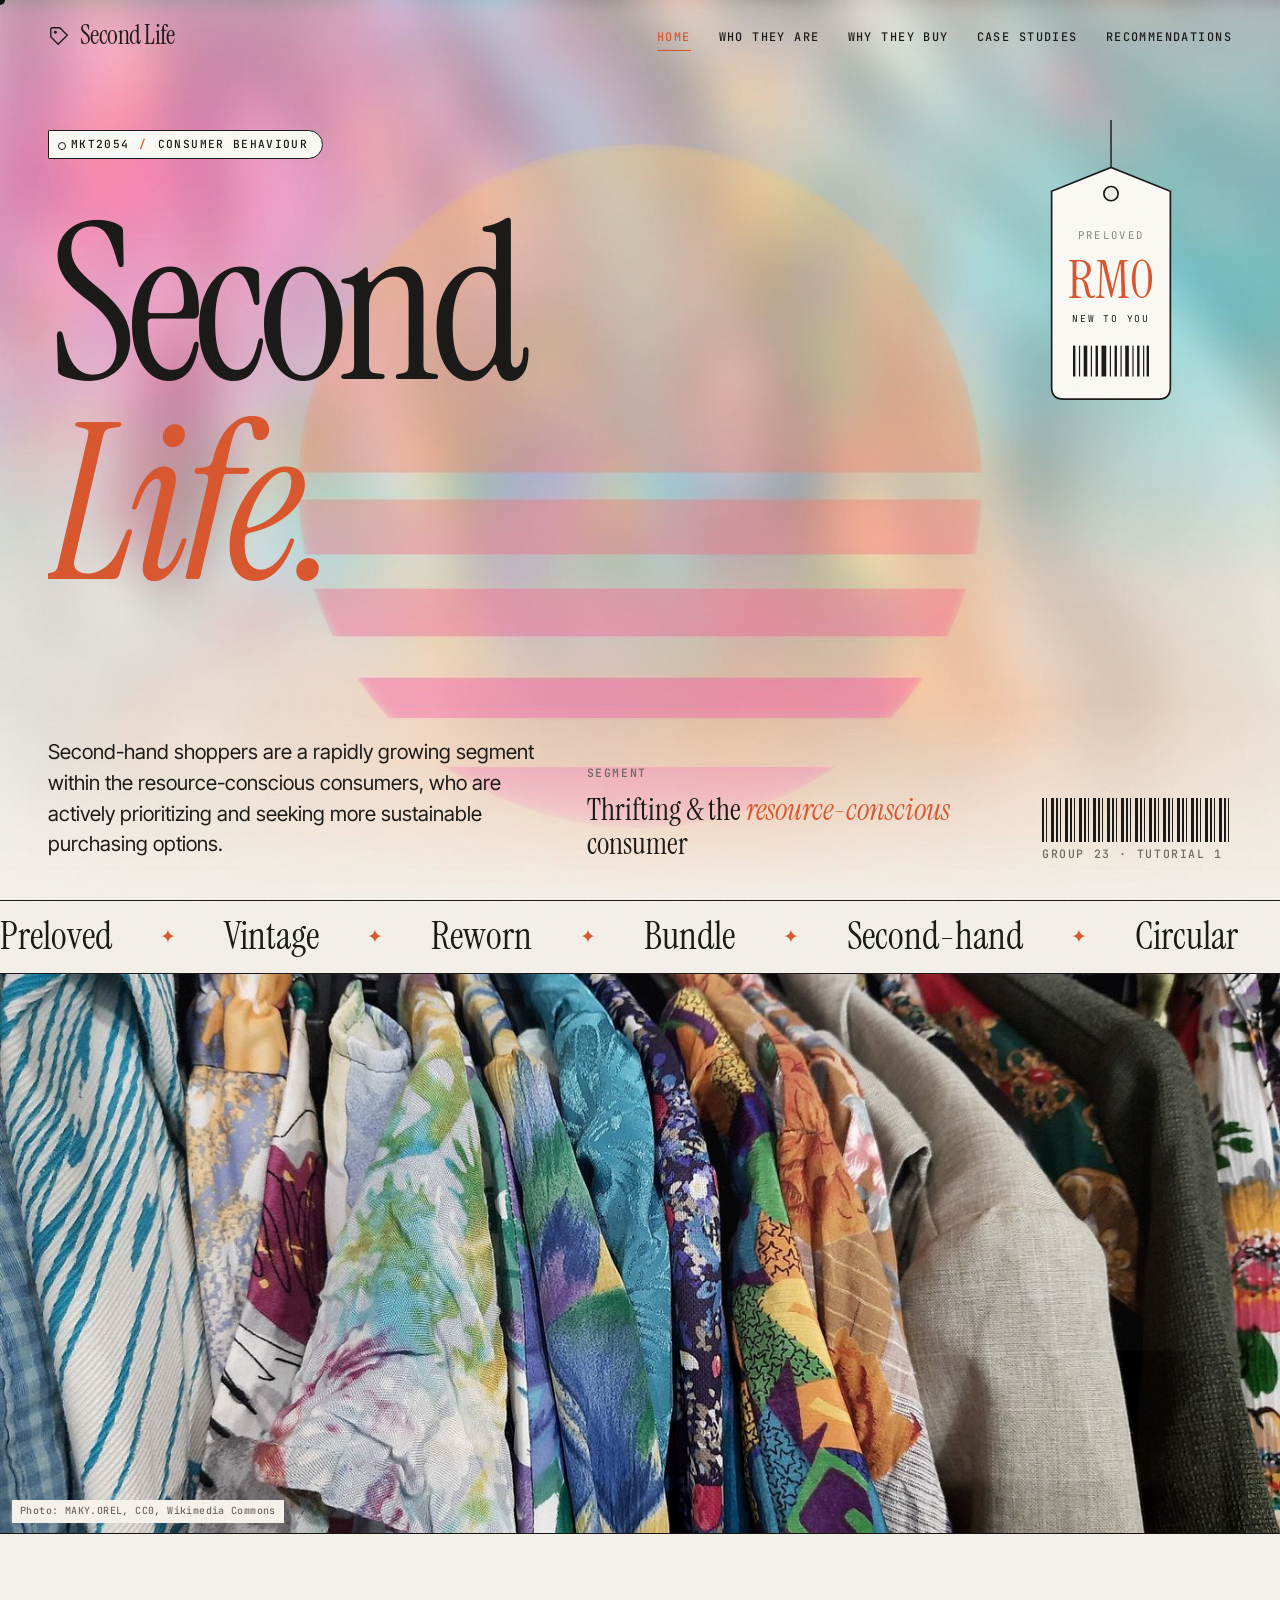
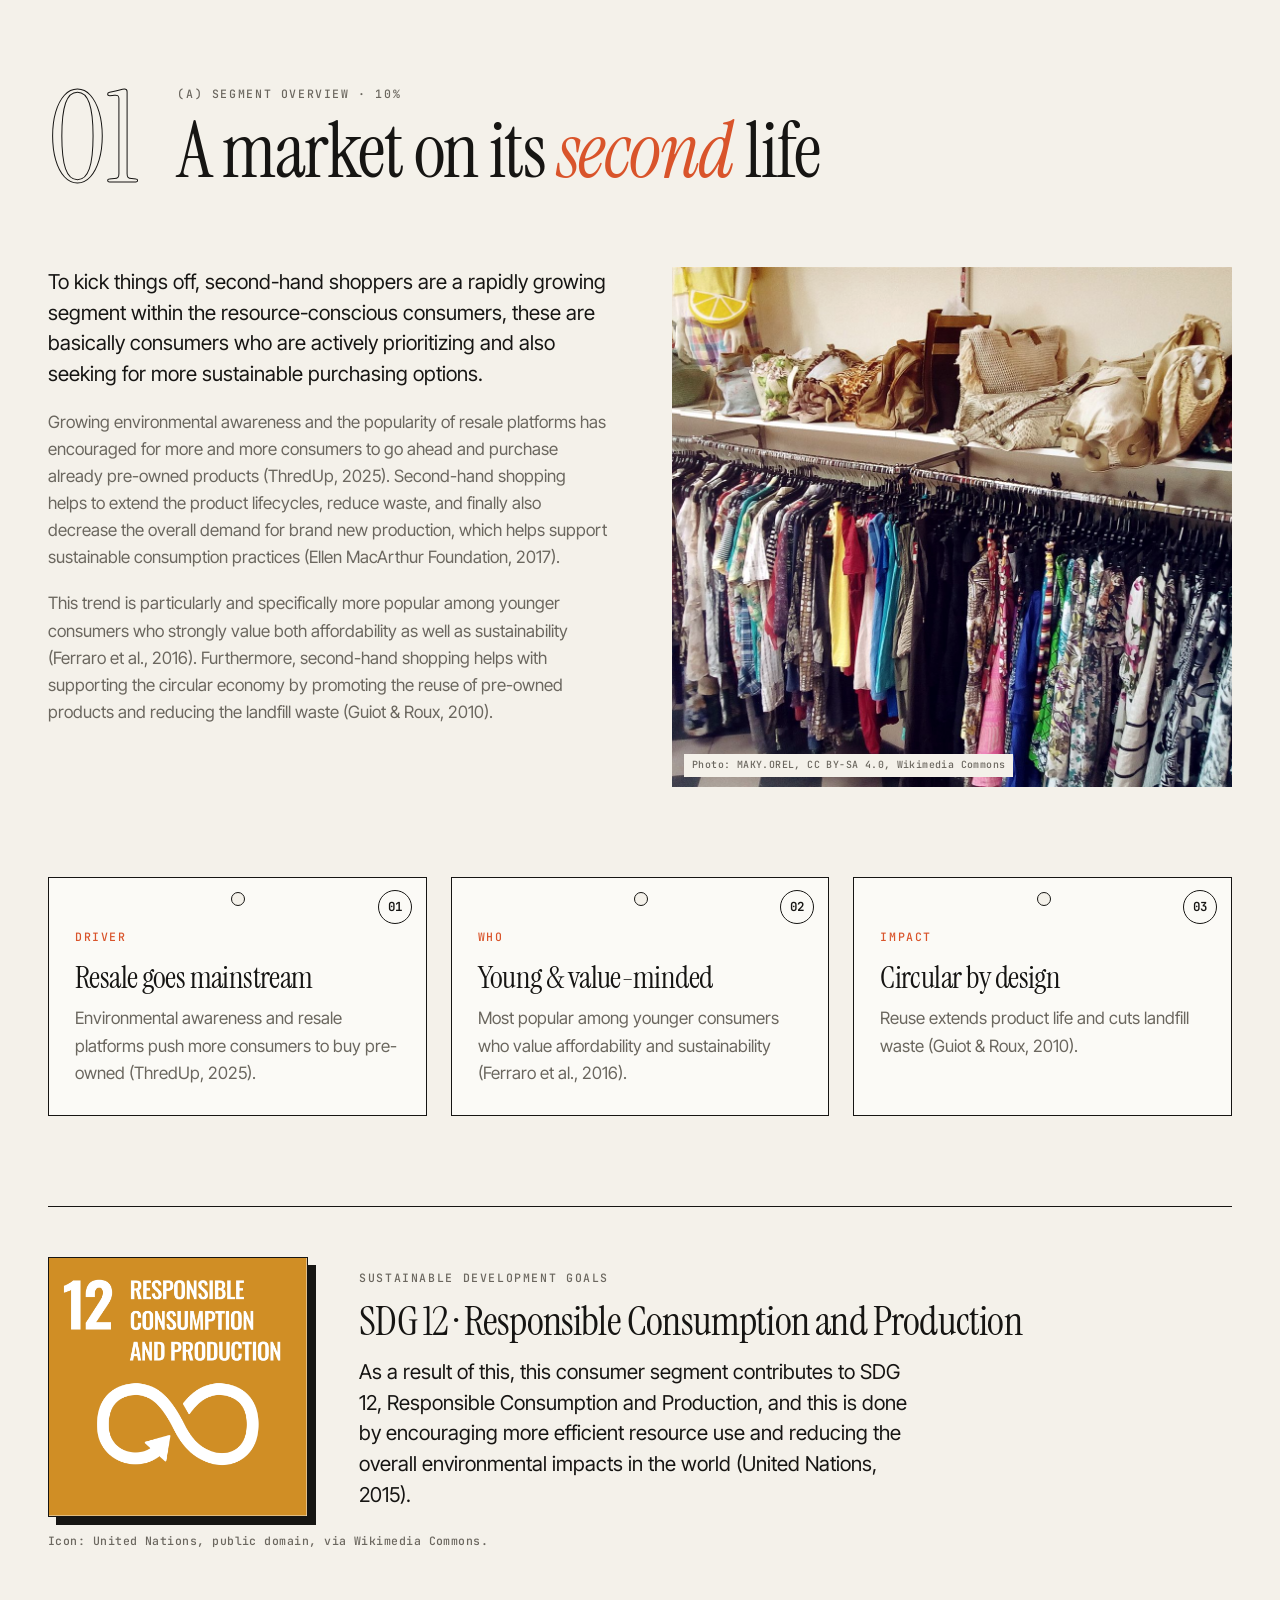
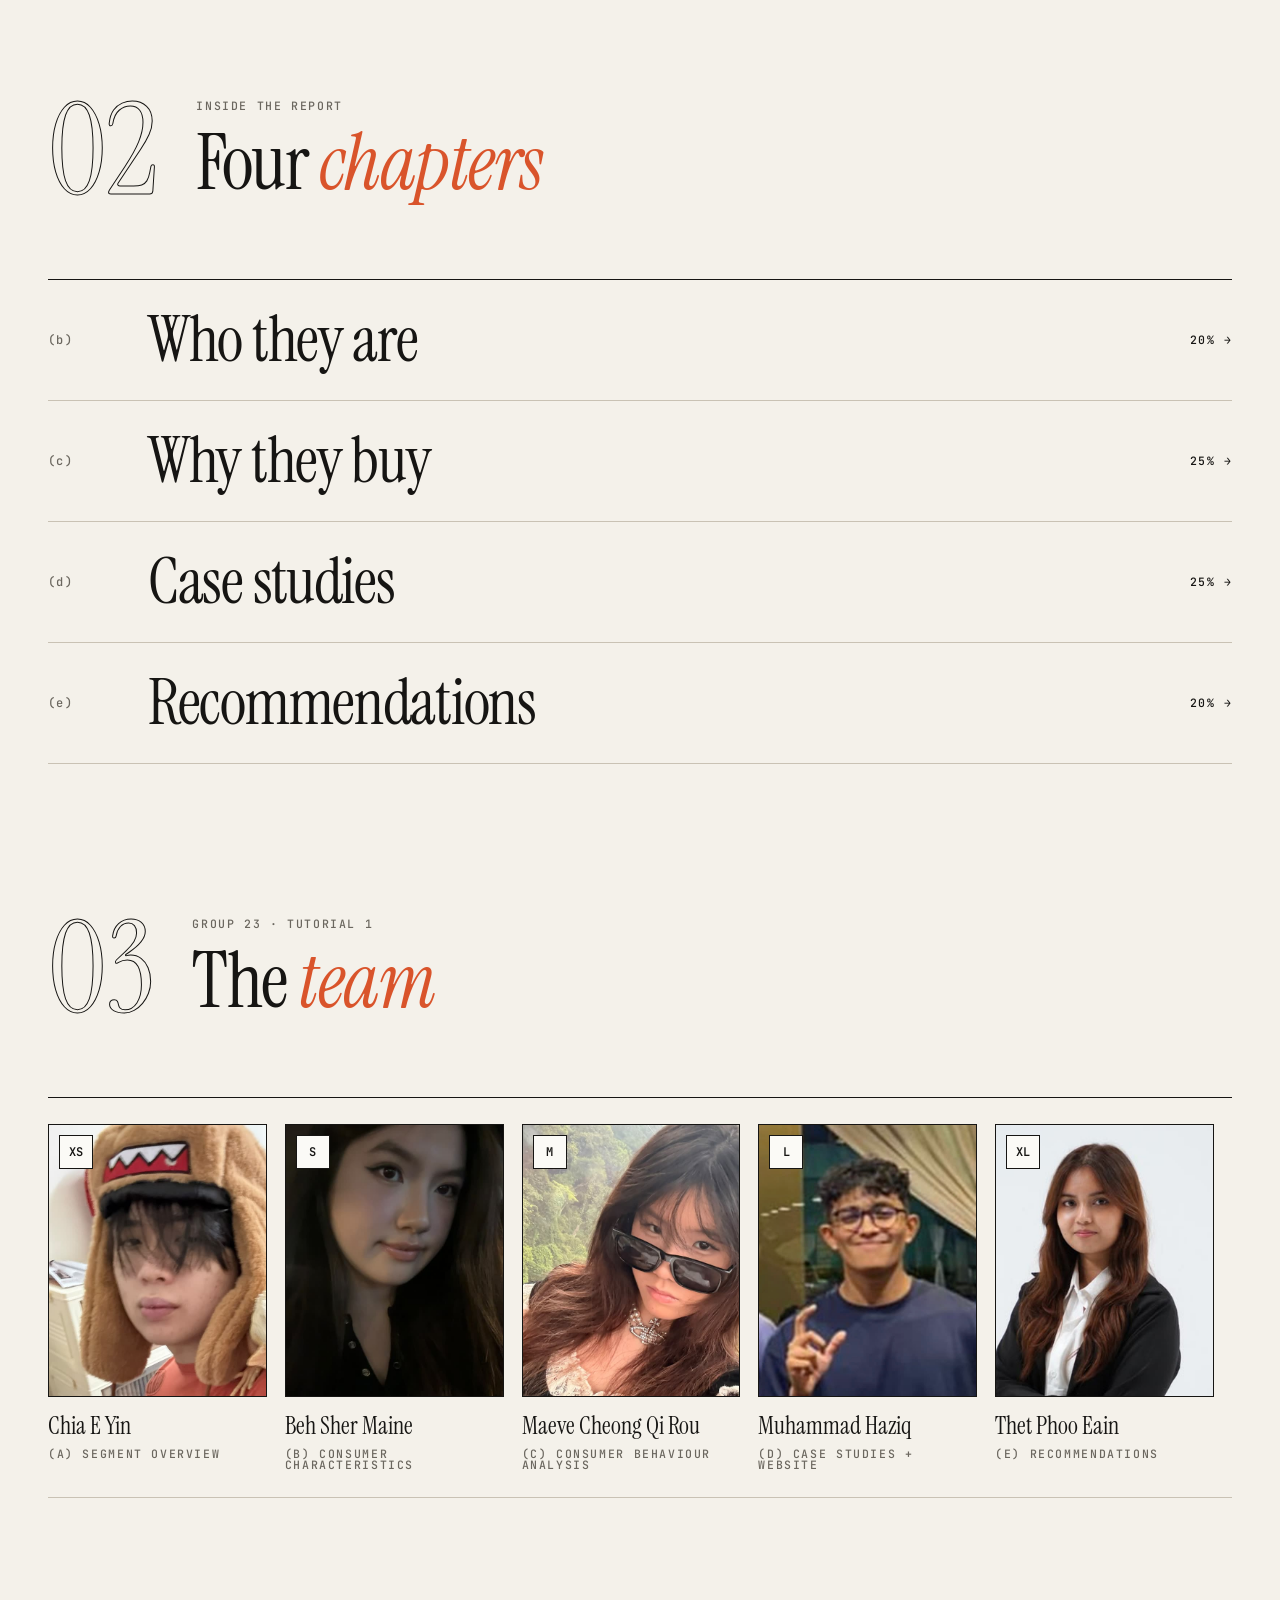
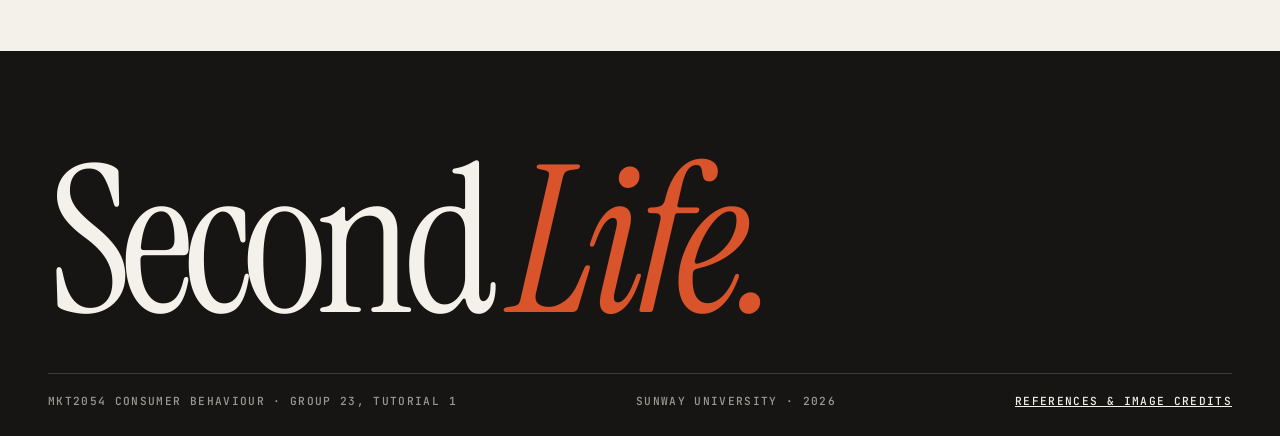
<file: index.html>
<!doctype html>
<html lang="en">
<head>
<meta charset="utf-8">
<meta name="viewport" content="width=device-width,initial-scale=1">
<title>Second Life | Thrifting &amp; the Resource-Conscious Consumer</title>
<meta name="description" content="MKT2054 Consumer Behaviour, Group 23: understanding and engaging Malaysia's thrift shoppers.">
<link rel="preconnect" href="https://fonts.googleapis.com"><link rel="preconnect" href="https://fonts.gstatic.com" crossorigin>
<link href="https://fonts.googleapis.com/css2?family=Instrument+Serif:ital@0;1&family=Inter+Tight:wght@400;500;600&family=JetBrains+Mono:wght@500;600&display=swap" rel="stylesheet">
<link rel="stylesheet" href="style.css?v=1120c">
</head>
<body>
<main>
  <!-- HERO -->
  <section class="hero">
    <div class="wrap">
      <div class="hero-top">
        <span class="sticker">MKT2054 <b>/</b> Consumer Behaviour</span>
      </div>
      <h1 class="serif"><span class="line"><span>Second</span></span><span class="line"><span><em>Life.</em></span></span></h1>
    </div>

    <svg class="swing" viewBox="0 0 160 240" aria-hidden="true">
      <path d="M80 0 C80 30 80 40 80 52" stroke="#161513" stroke-width="1.2" fill="none"/>
      <path d="M30 60 L80 40 L130 60 L130 225 Q130 235 120 235 L40 235 Q30 235 30 225 Z" fill="#FBFAF6" stroke="#161513" stroke-width="1.4"/>
      <circle cx="80" cy="62" r="6" fill="#F4F1EA" stroke="#161513" stroke-width="1.4"/>
      <text x="80" y="100" text-anchor="middle" font-family="JetBrains Mono" font-size="9" letter-spacing="2" fill="#8C877D">PRELOVED</text>
      <text x="80" y="150" text-anchor="middle" font-family="Instrument Serif" font-size="44" fill="#D9542B">RM0</text>
      <text x="80" y="170" text-anchor="middle" font-family="JetBrains Mono" font-size="8" letter-spacing="1.5" fill="#161513">NEW TO YOU</text>
      <g fill="#161513"><rect x="48" y="190" width="2" height="26"/><rect x="53" y="190" width="1" height="26"/><rect x="57" y="190" width="3" height="26"/><rect x="63" y="190" width="1" height="26"/><rect x="67" y="190" width="2" height="26"/><rect x="72" y="190" width="4" height="26"/><rect x="79" y="190" width="1" height="26"/><rect x="83" y="190" width="2" height="26"/><rect x="88" y="190" width="1" height="26"/><rect x="92" y="190" width="3" height="26"/><rect x="98" y="190" width="1" height="26"/><rect x="102" y="190" width="2" height="26"/><rect x="107" y="190" width="1" height="26"/><rect x="110" y="190" width="2" height="26"/></g>
    </svg>

    <div class="wrap hero-bottom">
      <p class="lead rv">Second-hand shoppers are a rapidly growing segment within the resource-conscious consumers, who are actively prioritizing and seeking more sustainable purchasing options.</p>
      <div class="rv">
        <span class="label">Segment</span>
        <p style="font:400 1.9rem/1.1 var(--serif);margin-top:8px">Thrifting &amp; the <em style="color:var(--accent)">resource-conscious</em> consumer</p>
      </div>
      <div class="barcode-wrap rv"><div class="barcode"></div><span class="label">Group 23 · Tutorial 1</span></div>
    </div>
  </section>

  <div class="marquee" aria-hidden="true"><div class="marquee-track">
    <span>Preloved</span><span>Vintage</span><span>Reworn</span><span>Bundle</span><span>Second-hand</span><span>Circular</span><span>One of one</span><span>Thrifted</span>
    <span>Preloved</span><span>Vintage</span><span>Reworn</span><span>Bundle</span><span>Second-hand</span><span>Circular</span><span>One of one</span><span>Thrifted</span>
  </div></div>

  <div class="photo band"><img src="img/band-vintage.jpg" alt="Close-up of colourful vintage shirts on a rail in a second-hand shop"><span class="cap">Photo: MAKY.OREL, CC0, Wikimedia Commons</span></div>

  <!-- (a) OVERVIEW -->
  <section id="overview">
    <div class="wrap">
      <div class="sec-head rv">
        <div class="num">01</div>
        <div><span class="label">(a) Segment overview · 10%</span><h2>A market on its <em>second</em> life</h2></div>
      </div>

      <div class="grid c2" style="align-items:start;gap:clamp(30px,5vw,80px)">
        <div class="prose rv">
          <p class="lead">To kick things off, second-hand shoppers are a rapidly growing segment within the resource-conscious consumers, these are basically consumers who are actively prioritizing and also seeking for more sustainable purchasing options.</p>
          <p class="muted">Growing environmental awareness and the popularity of resale platforms has encouraged for more and more consumers to go ahead and purchase already pre-owned products (ThredUp, 2025). Second-hand shopping helps to extend the product lifecycles, reduce waste, and finally also decrease the overall demand for brand new production, which helps support sustainable consumption practices (Ellen MacArthur Foundation, 2017).</p>
          <p class="muted">This trend is particularly and specifically more popular among younger consumers who strongly value both affordability as well as sustainability (Ferraro et al., 2016). Furthermore, second-hand shopping helps with supporting the circular economy by promoting the reuse of pre-owned products and reducing the landfill waste (Guiot &amp; Roux, 2010).</p>
        </div>
        <div class="photo rv" style="min-height:520px"><img src="img/racks.jpg" alt="Racks of second-hand clothes and handbags in a thrift shop" loading="lazy"><span class="cap">Photo: MAKY.OREL, CC BY-SA 4.0, Wikimedia Commons</span></div>
      </div>

      <div class="grid c3" style="margin-top:clamp(50px,7vw,90px)">
        <div class="tagcard rv"><span class="size">01</span><span class="k">Driver</span><h3>Resale goes mainstream</h3><p class="muted">Environmental awareness and resale platforms push more consumers to buy pre-owned (ThredUp, 2025).</p></div>
        <div class="tagcard rv"><span class="size">02</span><span class="k">Who</span><h3>Young &amp; value-minded</h3><p class="muted">Most popular among younger consumers who value affordability and sustainability (Ferraro et al., 2016).</p></div>
        <div class="tagcard rv"><span class="size">03</span><span class="k">Impact</span><h3>Circular by design</h3><p class="muted">Reuse extends product life and cuts landfill waste (Guiot &amp; Roux, 2010).</p></div>
      </div>

      <div class="sdg-block" style="margin-top:clamp(50px,7vw,90px)">
        <div class="sdg-icon rv"><img src="img/sdg-12.png" alt="UN Sustainable Development Goal 12: Responsible Consumption and Production icon" loading="lazy"></div>
        <div class="rv">
          <span class="label">Sustainable Development Goals</span>
          <h3 class="sdg-title">SDG 12 · Responsible Consumption and Production</h3>
          <p class="lead" style="margin-top:14px">As a result of this, this consumer segment contributes to SDG 12, Responsible Consumption and Production, and this is done by encouraging more efficient resource use and reducing the overall environmental impacts in the world (United Nations, 2015).</p>
        </div>
      </div>
      <p class="label" style="margin-top:18px;text-transform:none;letter-spacing:.04em">Icon: United Nations, public domain, via Wikimedia Commons.</p>
    </div>
  </section>

  <!-- CHAPTERS -->
  <section style="padding-top:0">
    <div class="wrap">
      <div class="sec-head rv"><div class="num">02</div><div><span class="label">Inside the report</span><h2>Four <em>chapters</em></h2></div></div>
      <div class="chapters rv">
        <a href="characteristics.html"><span class="n">(b)</span><span class="t">Who they are</span><span class="w">20% <span class="arr">→</span></span></a>
        <a href="analysis.html"><span class="n">(c)</span><span class="t">Why they buy</span><span class="w">25% <span class="arr">→</span></span></a>
        <a href="case-studies.html"><span class="n">(d)</span><span class="t">Case studies</span><span class="w">25% <span class="arr">→</span></span></a>
        <a href="recommendations.html"><span class="n">(e)</span><span class="t">Recommendations</span><span class="w">20% <span class="arr">→</span></span></a>
      </div>
    </div>
  </section>

  <!-- TEAM -->
  <section id="team" style="padding-top:0">
    <div class="wrap">
      <div class="sec-head rv"><div class="num">03</div><div><span class="label">Group 23 · Tutorial 1</span><h2>The <em>team</em></h2></div></div>
      <div class="team rv">
        <div class="member"><div class="pic"><img src="img/team/chia.jpg" alt="Chia E Yin" loading="lazy"><span class="s">XS</span></div><b>Chia E Yin</b><span class="label">(a) Segment overview</span></div>
        <div class="member"><div class="pic"><img src="img/team/shermaine.jpg" alt="Beh Sher Maine" loading="lazy"><span class="s">S</span></div><b>Beh Sher Maine</b><span class="label">(b) Consumer characteristics</span></div>
        <div class="member"><div class="pic"><img src="img/team/maeve.jpg" alt="Maeve Cheong Qi Rou" loading="lazy"><span class="s">M</span></div><b>Maeve Cheong Qi Rou</b><span class="label">(c) Consumer behaviour analysis</span></div>
        <div class="member"><div class="pic"><img src="img/team/haziq.jpg" alt="Muhammad Haziq" loading="lazy"><span class="s">L</span></div><b>Muhammad Haziq</b><span class="label">(d) Case studies + website</span></div>
        <div class="member"><div class="pic"><img src="img/team/thet.jpg?v=2" alt="Thet Phoo Eain" loading="lazy"><span class="s">XL</span></div><b>Thet Phoo Eain</b><span class="label">(e) Recommendations</span></div>
      </div>
    </div>
  </section>
</main>
<script src="main.js?v=1120c"></script>
</body>
</html>
</file>
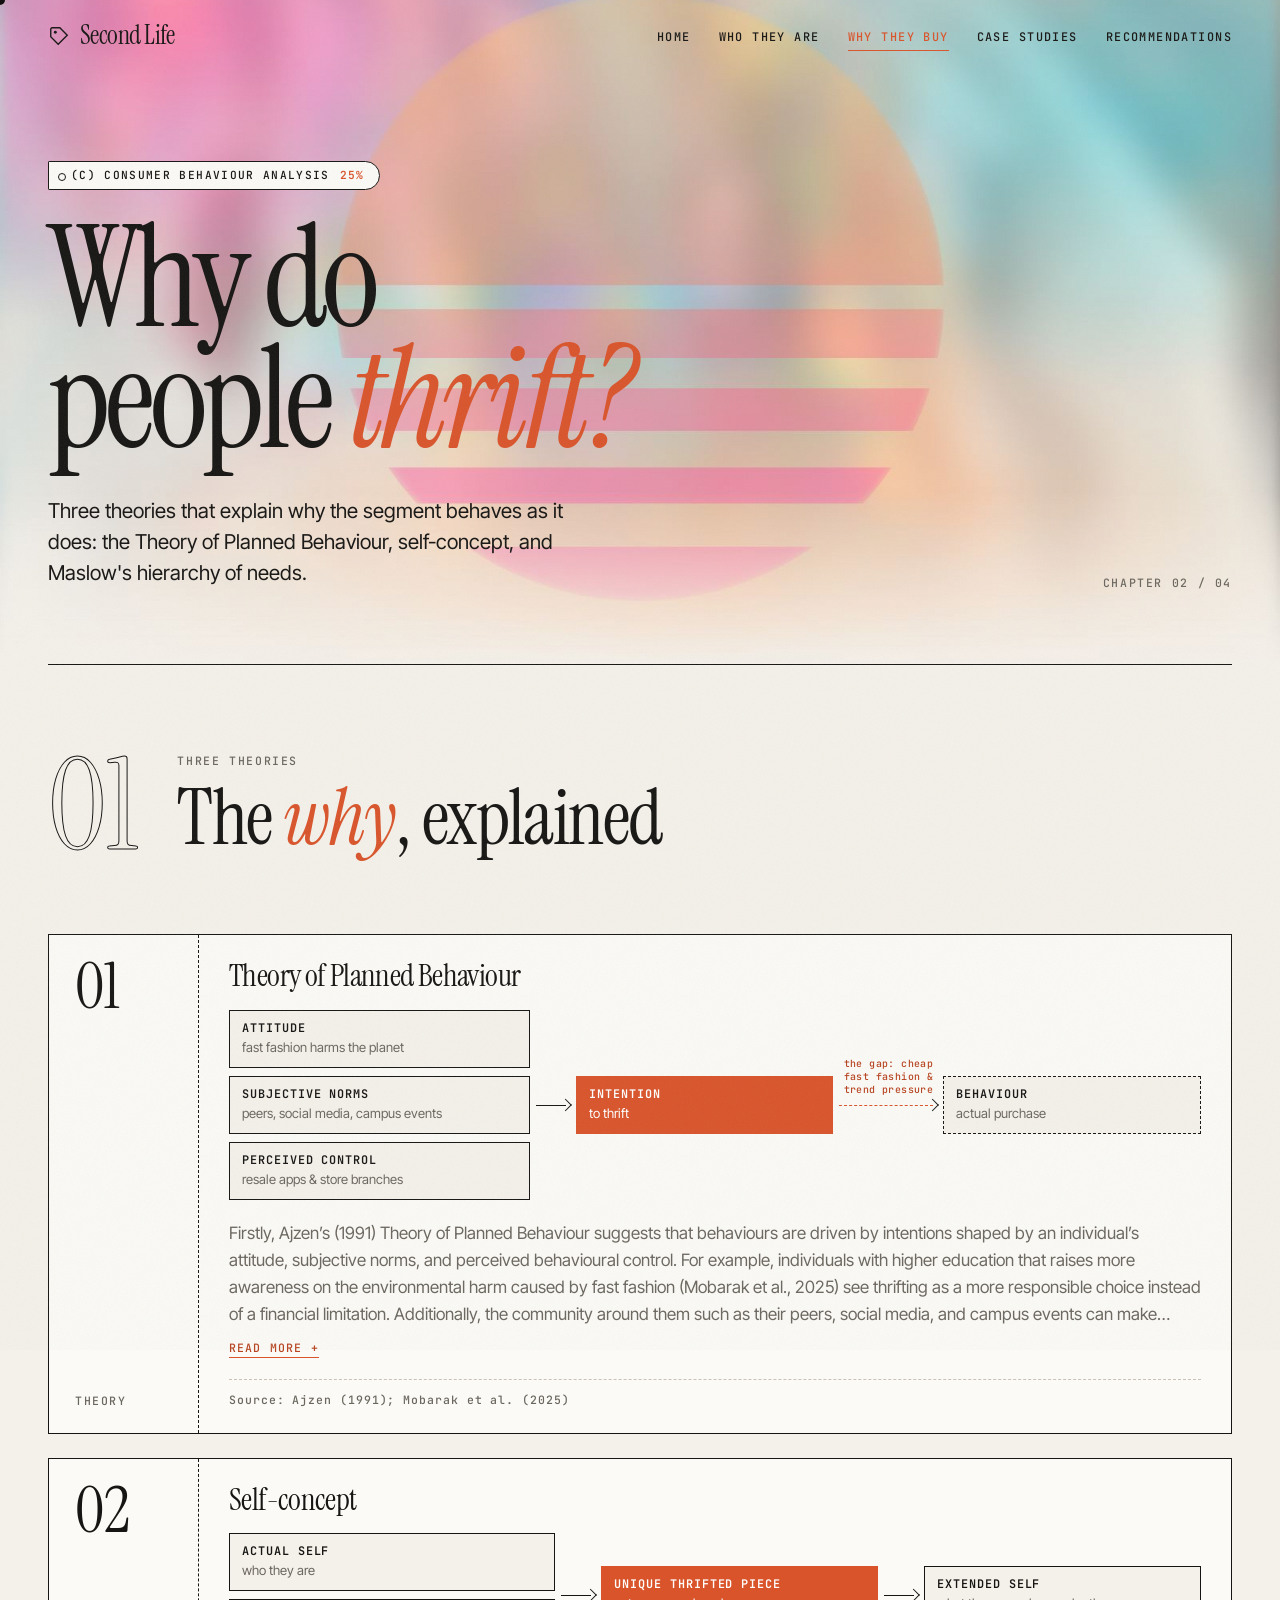
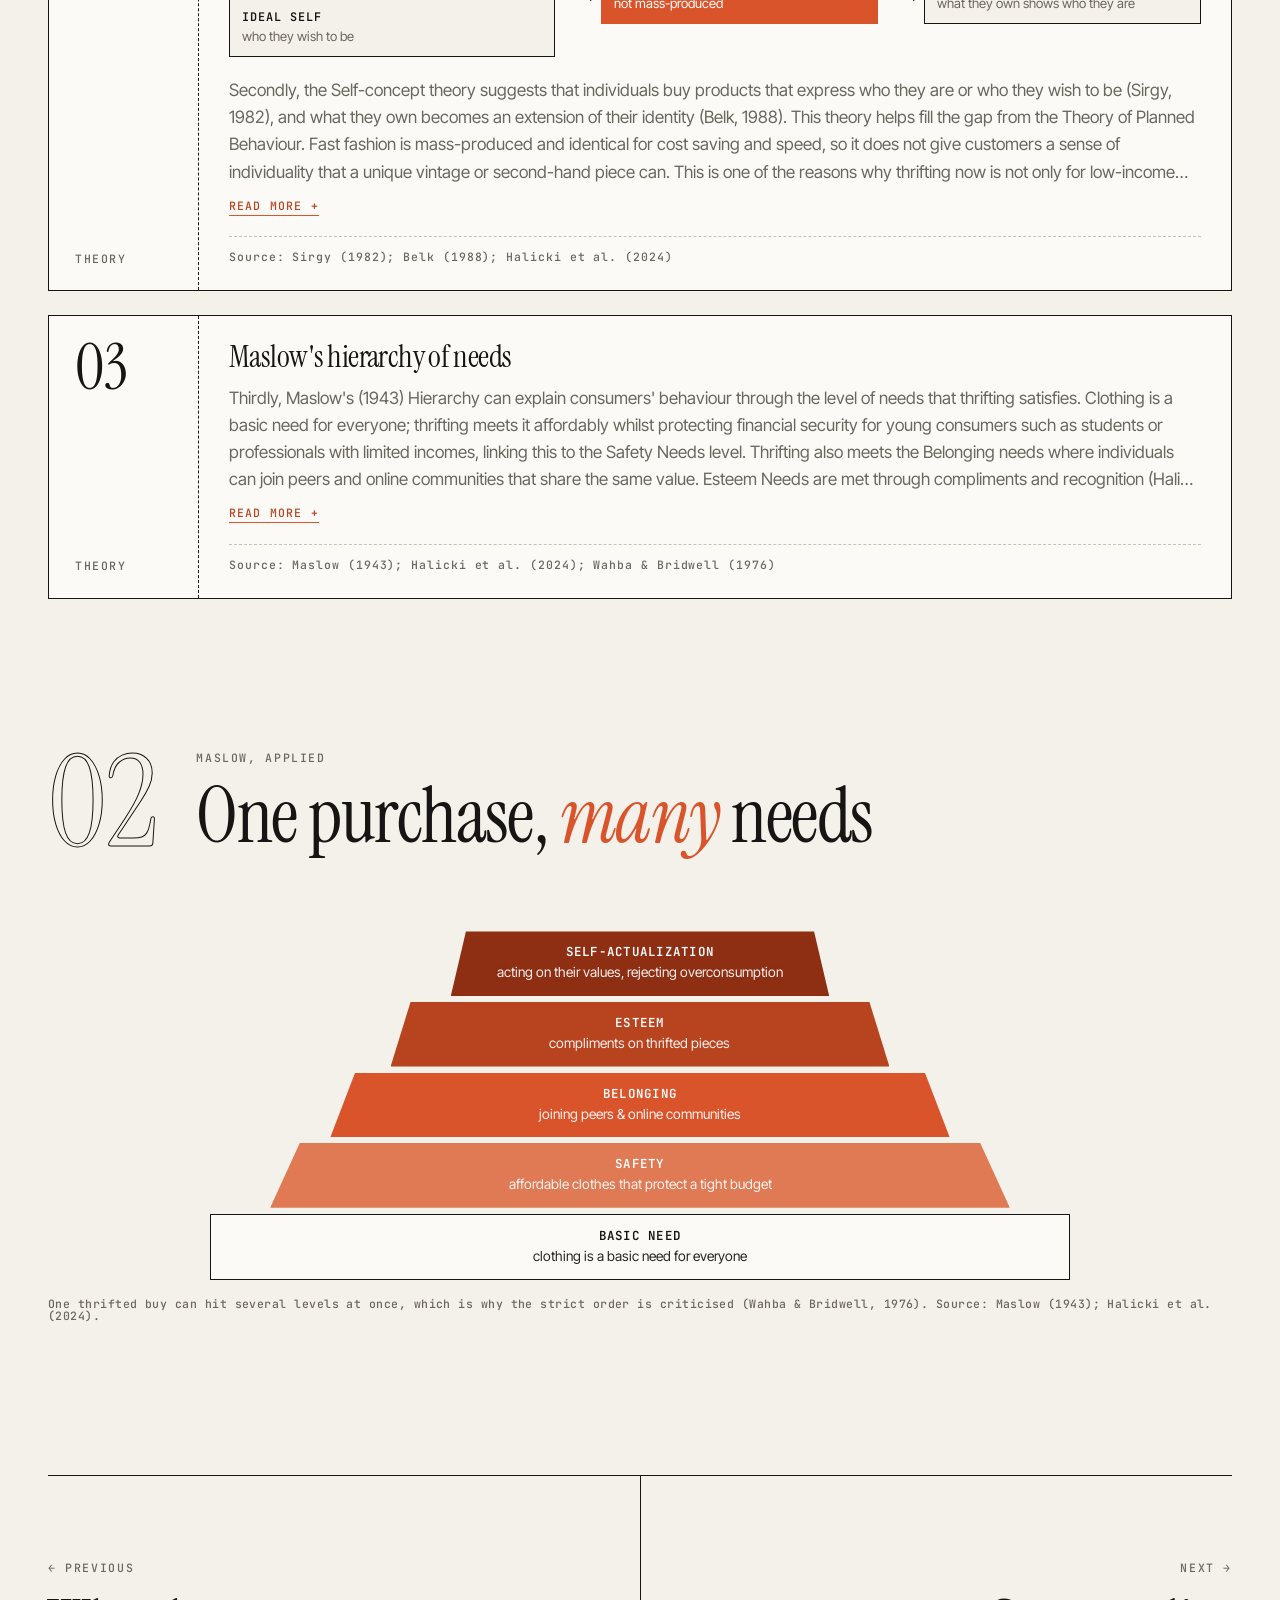
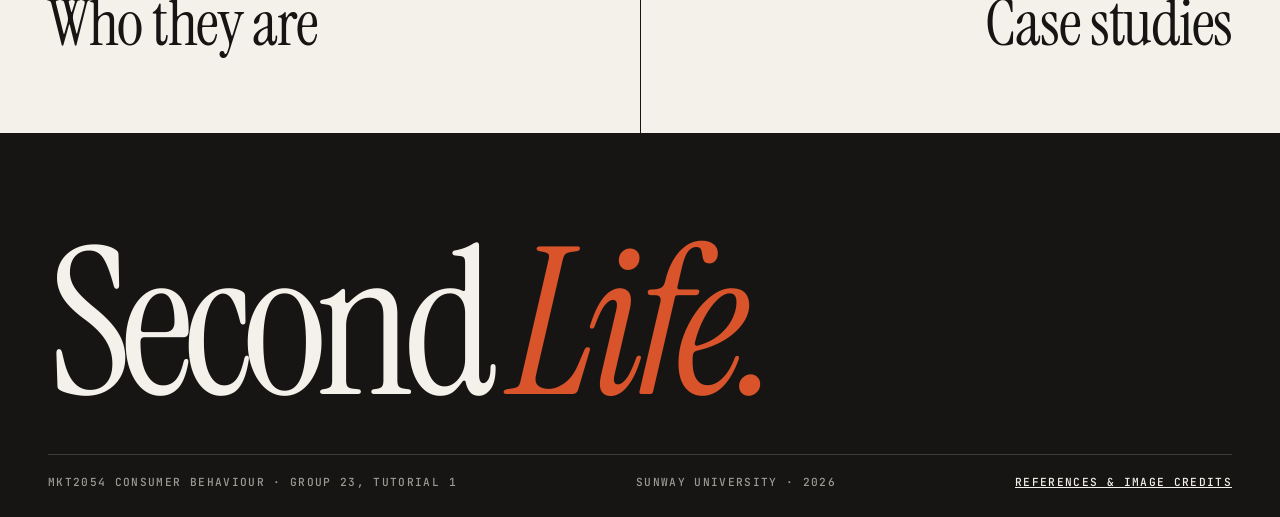
<file: analysis.html>
<!doctype html>
<html lang="en">
<head>
<meta charset="utf-8">
<meta name="viewport" content="width=device-width,initial-scale=1">
<title>Why They Buy | Second Life</title>
<link rel="preconnect" href="https://fonts.googleapis.com"><link rel="preconnect" href="https://fonts.gstatic.com" crossorigin>
<link href="https://fonts.googleapis.com/css2?family=Instrument+Serif:ital@0;1&family=Inter+Tight:wght@400;500;600&family=JetBrains+Mono:wght@500;600&display=swap" rel="stylesheet">
<link rel="stylesheet" href="style.css?v=1120c">
</head>
<body>
<main>
  <header class="page-head">
    <div class="wrap">
      <span class="sticker">(c) Consumer behaviour analysis <b>25%</b></span>
      <h1 class="serif">Why do<br>people <em>thrift?</em></h1>
      <div class="row"><p class="lead">Three theories that explain why the segment behaves as it does: the Theory of Planned Behaviour, self-concept, and Maslow's hierarchy of needs.</p><span class="label">Chapter 02 / 04</span></div>
    </div>
  </header>

  <section>
    <div class="wrap">
      <div class="sec-head rv"><div class="num">01</div><div><span class="label">Three theories</span><h2>The <em>why</em>, explained</h2></div></div>
      <div class="grid">
        <article class="theory rv"><div class="side"><span class="n">01</span><span class="label">Theory</span></div><div class="body"><h3>Theory of Planned Behaviour</h3><div class="flow" aria-label="Theory of Planned Behaviour diagram"><div class="flow-ins"><div class="node"><b>Attitude</b><small>fast fashion harms the planet</small></div><div class="node"><b>Subjective norms</b><small>peers, social media, campus events</small></div><div class="node"><b>Perceived control</b><small>resale apps &amp; store branches</small></div></div><div class="arr" aria-hidden="true"></div><div class="node hi"><b>Intention</b><small>to thrift</small></div><div class="arr gap" aria-hidden="true"><span>the gap: cheap fast fashion &amp; trend pressure</span></div><div class="node dash"><b>Behaviour</b><small>actual purchase</small></div></div><p class="muted" style="margin-top:12px">Firstly, Ajzen&rsquo;s (1991) Theory of Planned Behaviour suggests that behaviours are driven by intentions shaped by an individual&rsquo;s attitude, subjective norms, and perceived behavioural control. For example, individuals with higher education that raises more awareness on the environmental harm caused by fast fashion (Mobarak et al., 2025) see thrifting as a more responsible choice instead of a financial limitation. Additionally, the community around them such as their peers, social media, and campus events can make second-hand shopping socially approved with multiple resale apps and physical store branches. However, there may be consumers with strong pro-environmental mindset and attitudes but still choose to buy fast fashion due to the low prices and trends. This theory can explain why the chosen segment intends to thrift, but not entirely for its actual purchasing behaviour.</p><div class="src">Source: Ajzen (1991); Mobarak et al. (2025)</div></div></article>
        <article class="theory rv"><div class="side"><span class="n">02</span><span class="label">Theory</span></div><div class="body"><h3>Self-concept</h3><div class="flow" aria-label="Self-concept diagram"><div class="flow-ins"><div class="node"><b>Actual self</b><small>who they are</small></div><div class="node"><b>Ideal self</b><small>who they wish to be</small></div></div><div class="arr" aria-hidden="true"></div><div class="node hi"><b>Unique thrifted piece</b><small>not mass-produced</small></div><div class="arr" aria-hidden="true"></div><div class="node"><b>Extended self</b><small>what they own shows who they are</small></div></div><p class="muted" style="margin-top:12px">Secondly, the Self-concept theory suggests that individuals buy products that express who they are or who they wish to be (Sirgy, 1982), and what they own becomes an extension of their identity (Belk, 1988). This theory helps fill the gap from the Theory of Planned Behaviour. Fast fashion is mass-produced and identical for cost saving and speed, so it does not give customers a sense of individuality that a unique vintage or second-hand piece can. This is one of the reasons why thrifting now is not only for low-income consumers, but individuals from middle- and upper-class too (Halicki et al., 2024) but with a different motive. Low-income consumers may shop second-hand as a cheaper alternative, while middle-to-high-income consumers choose self-expression and status signalling. Although thrifting now shows ethical awareness, it may create a paradox as well. Because thrifting is cheap and thrilling, consumers may end up buying more as their identity motives may surpass the sustainability values they hold.</p><div class="src">Source: Sirgy (1982); Belk (1988); Halicki et al. (2024)</div></div></article>
        <article class="theory rv"><div class="side"><span class="n">03</span><span class="label">Theory</span></div><div class="body"><h3>Maslow's hierarchy of needs</h3><p class="muted" style="margin-top:12px">Thirdly, Maslow's (1943) Hierarchy can explain consumers' behaviour through the level of needs that thrifting satisfies. Clothing is a basic need for everyone; thrifting meets it affordably whilst protecting financial security for young consumers such as students or professionals with limited incomes, linking this to the Safety Needs level. Thrifting also meets the Belonging needs where individuals can join peers and online communities that share the same value. Esteem Needs are met through compliments and recognition (Halicki et al., 2024) for the specific thrifted pieces. Lastly, Self-actualization can be met when consumers act on their values and choose to express their creativity whilst rejecting overconsumption. On the other hand, one weakness from Maslow's theory is that individuals are able to pursue higher needs without needing to satisfy the lower ones (Wahba &amp; Bridwell, 1976). For example, a budget-conscious student can save money, feel part of a community, as well as act on their own values through a single purchase.</p><div class="src">Source: Maslow (1943); Halicki et al. (2024); Wahba &amp; Bridwell (1976)</div></div></article>
      </div>
    </div>
  </section>

  <section style="padding-top:0">
    <div class="wrap">
      <div class="sec-head rv"><div class="num">02</div><div><span class="label">Maslow, applied</span><h2>One purchase, <em>many</em> needs</h2></div></div>
      <div class="rv"><div class="pyramid" aria-label="Maslow hierarchy applied to thrifting"><div class="lv l5"><b>Self-actualization</b><small>acting on their values, rejecting overconsumption</small></div><div class="lv l4"><b>Esteem</b><small>compliments on thrifted pieces</small></div><div class="lv l3"><b>Belonging</b><small>joining peers &amp; online communities</small></div><div class="lv l2"><b>Safety</b><small>affordable clothes that protect a tight budget</small></div><div class="lv l1"><b>Basic need</b><small>clothing is a basic need for everyone</small></div></div><p class="label" style="margin-top:18px;text-transform:none;letter-spacing:.04em">One thrifted buy can hit several levels at once, which is why the strict order is criticised (Wahba &amp; Bridwell, 1976). Source: Maslow (1943); Halicki et al. (2024).</p></div>
    </div>
  </section>

  <div class="wrap"><nav class="pager">
    <a href="characteristics.html"><span class="label">← Previous</span><span class="t">Who they are</span></a>
    <a href="case-studies.html"><span class="label">Next →</span><span class="t">Case studies</span></a>
  </nav></div>
</main>
<script src="main.js?v=1120c"></script>
</body>
</html>
</file>
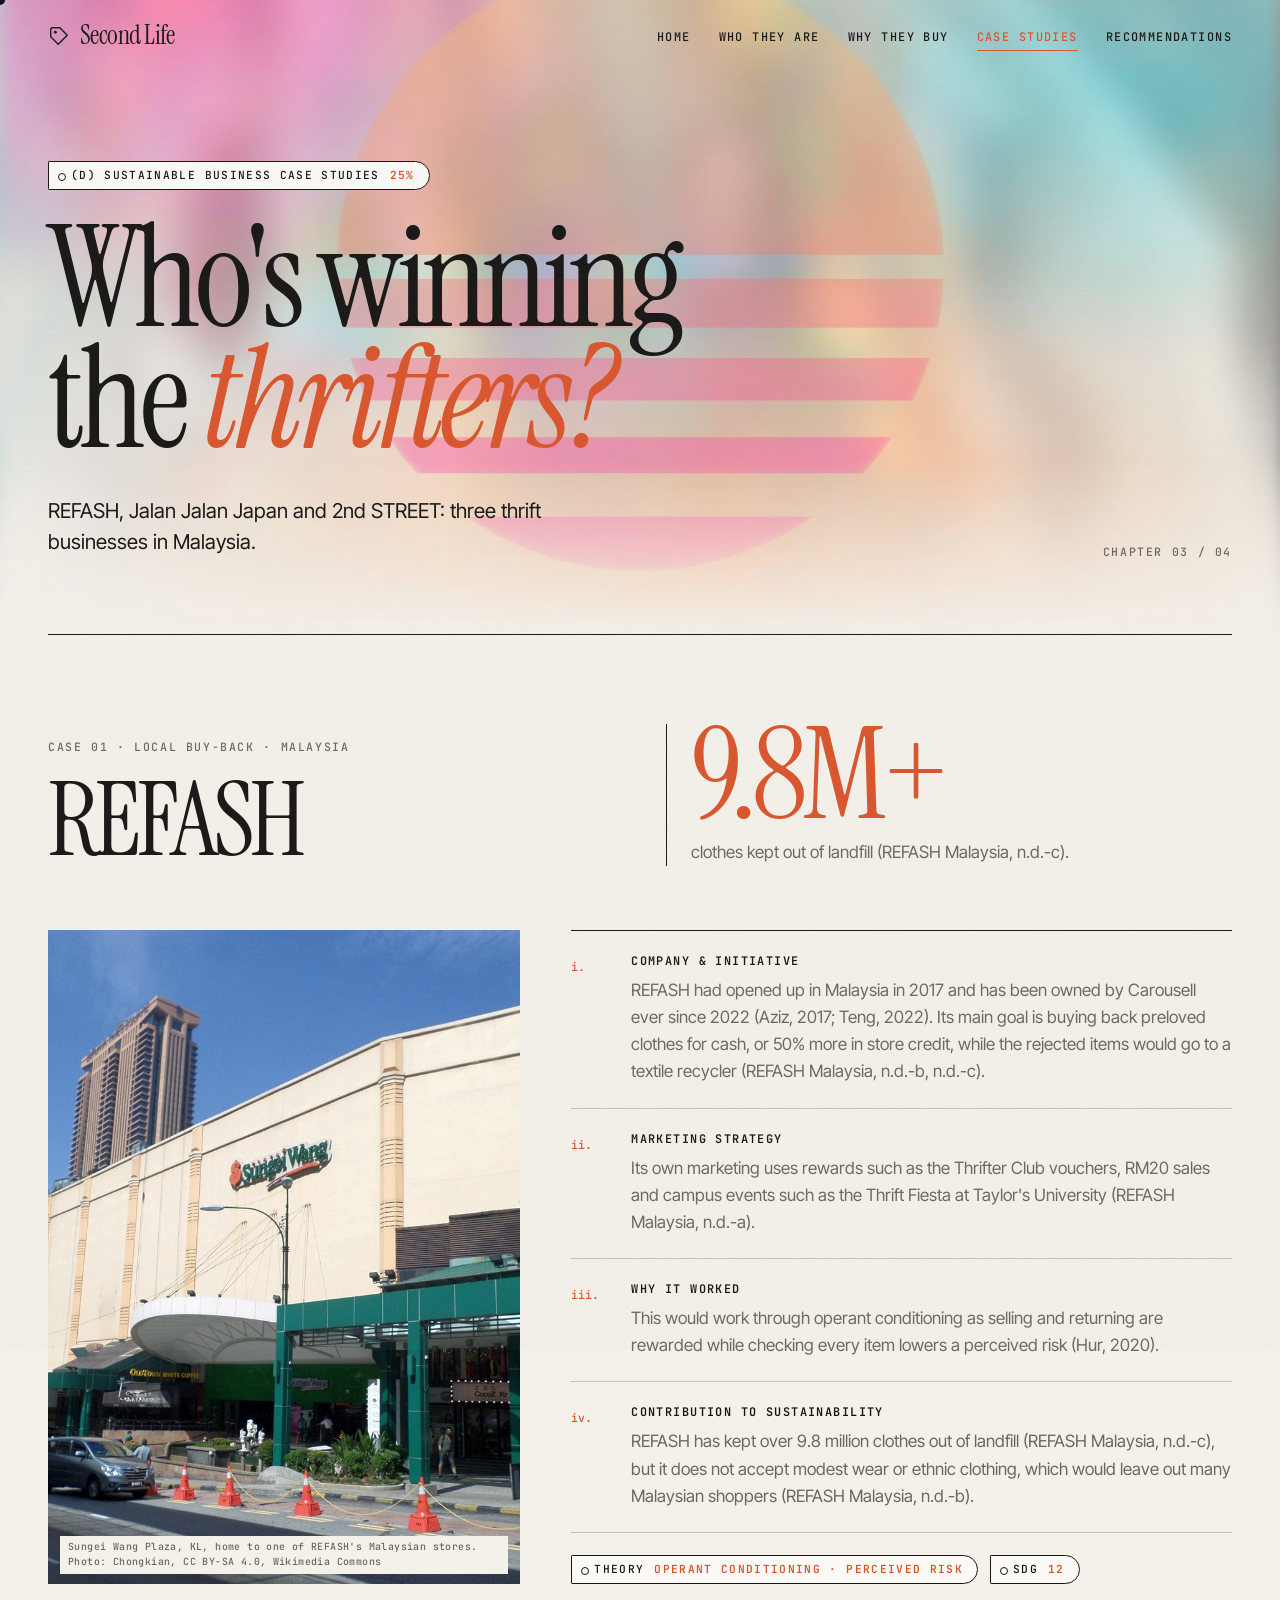
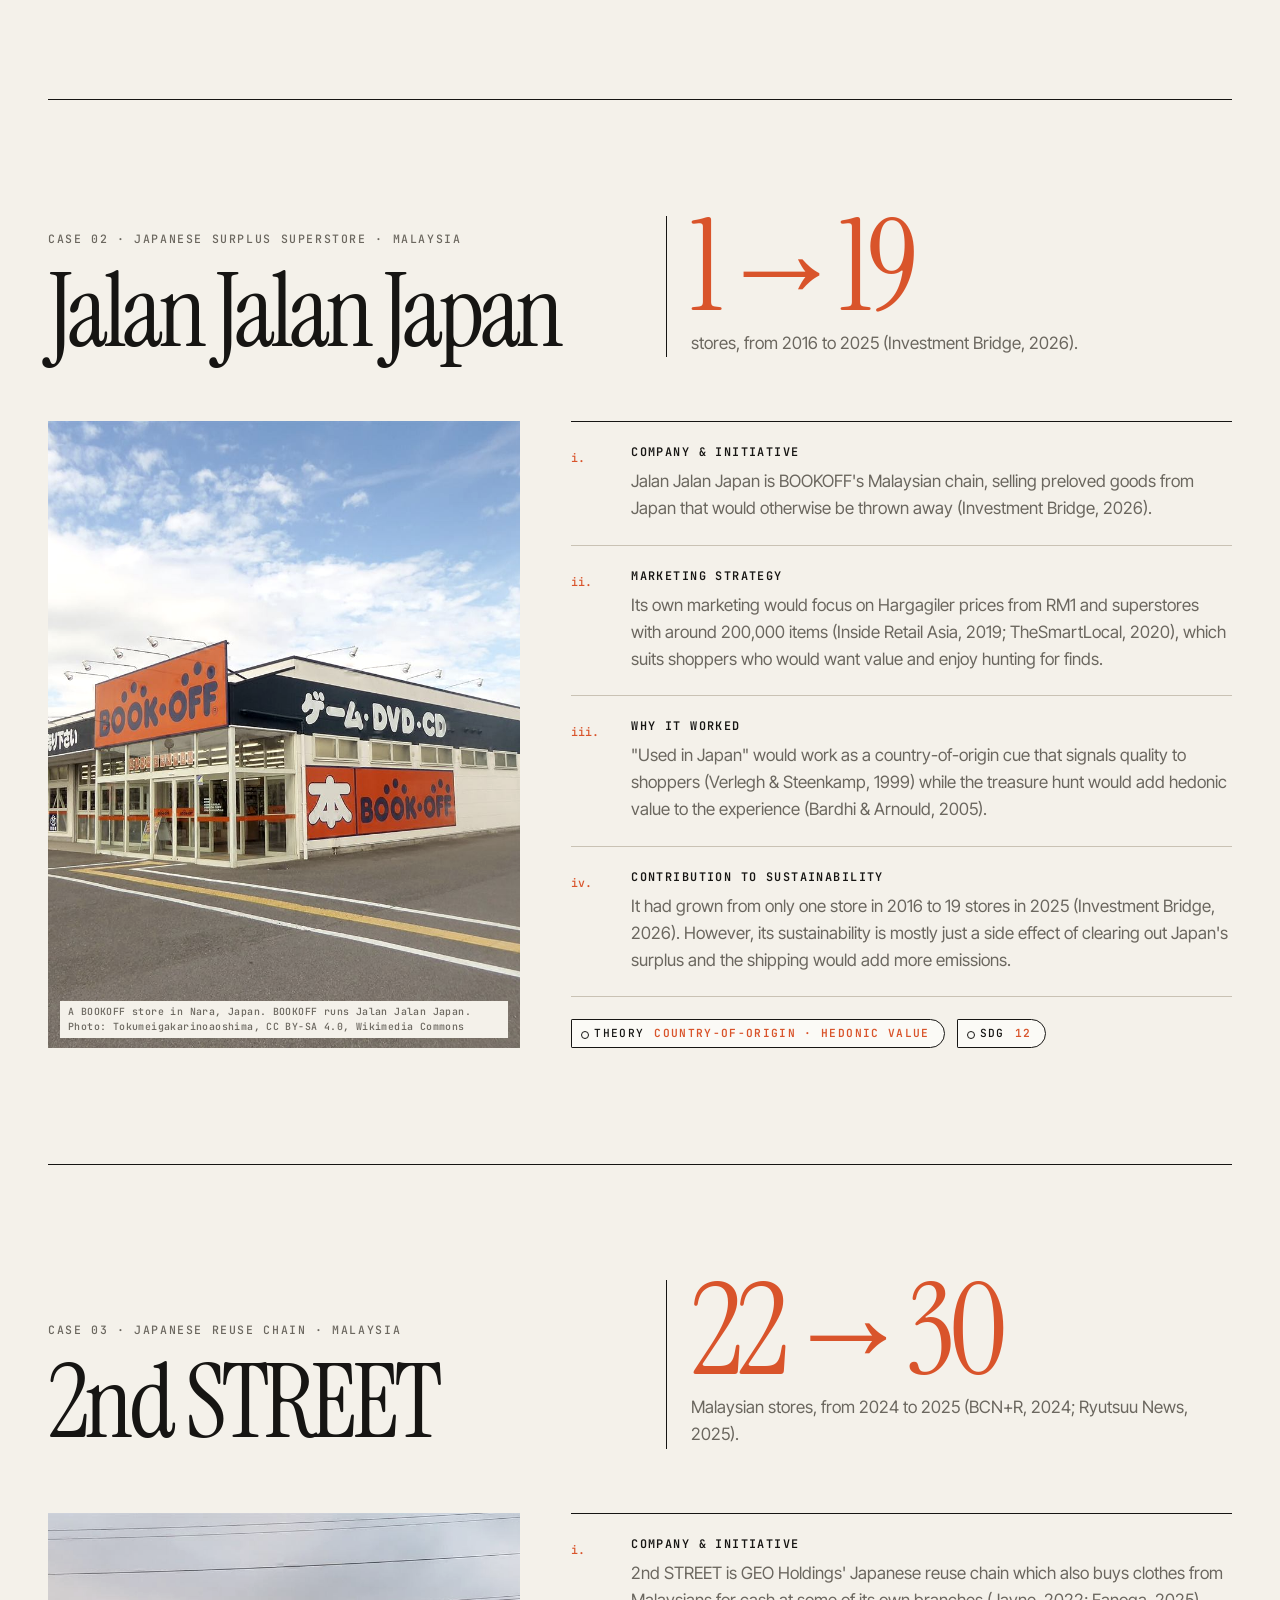
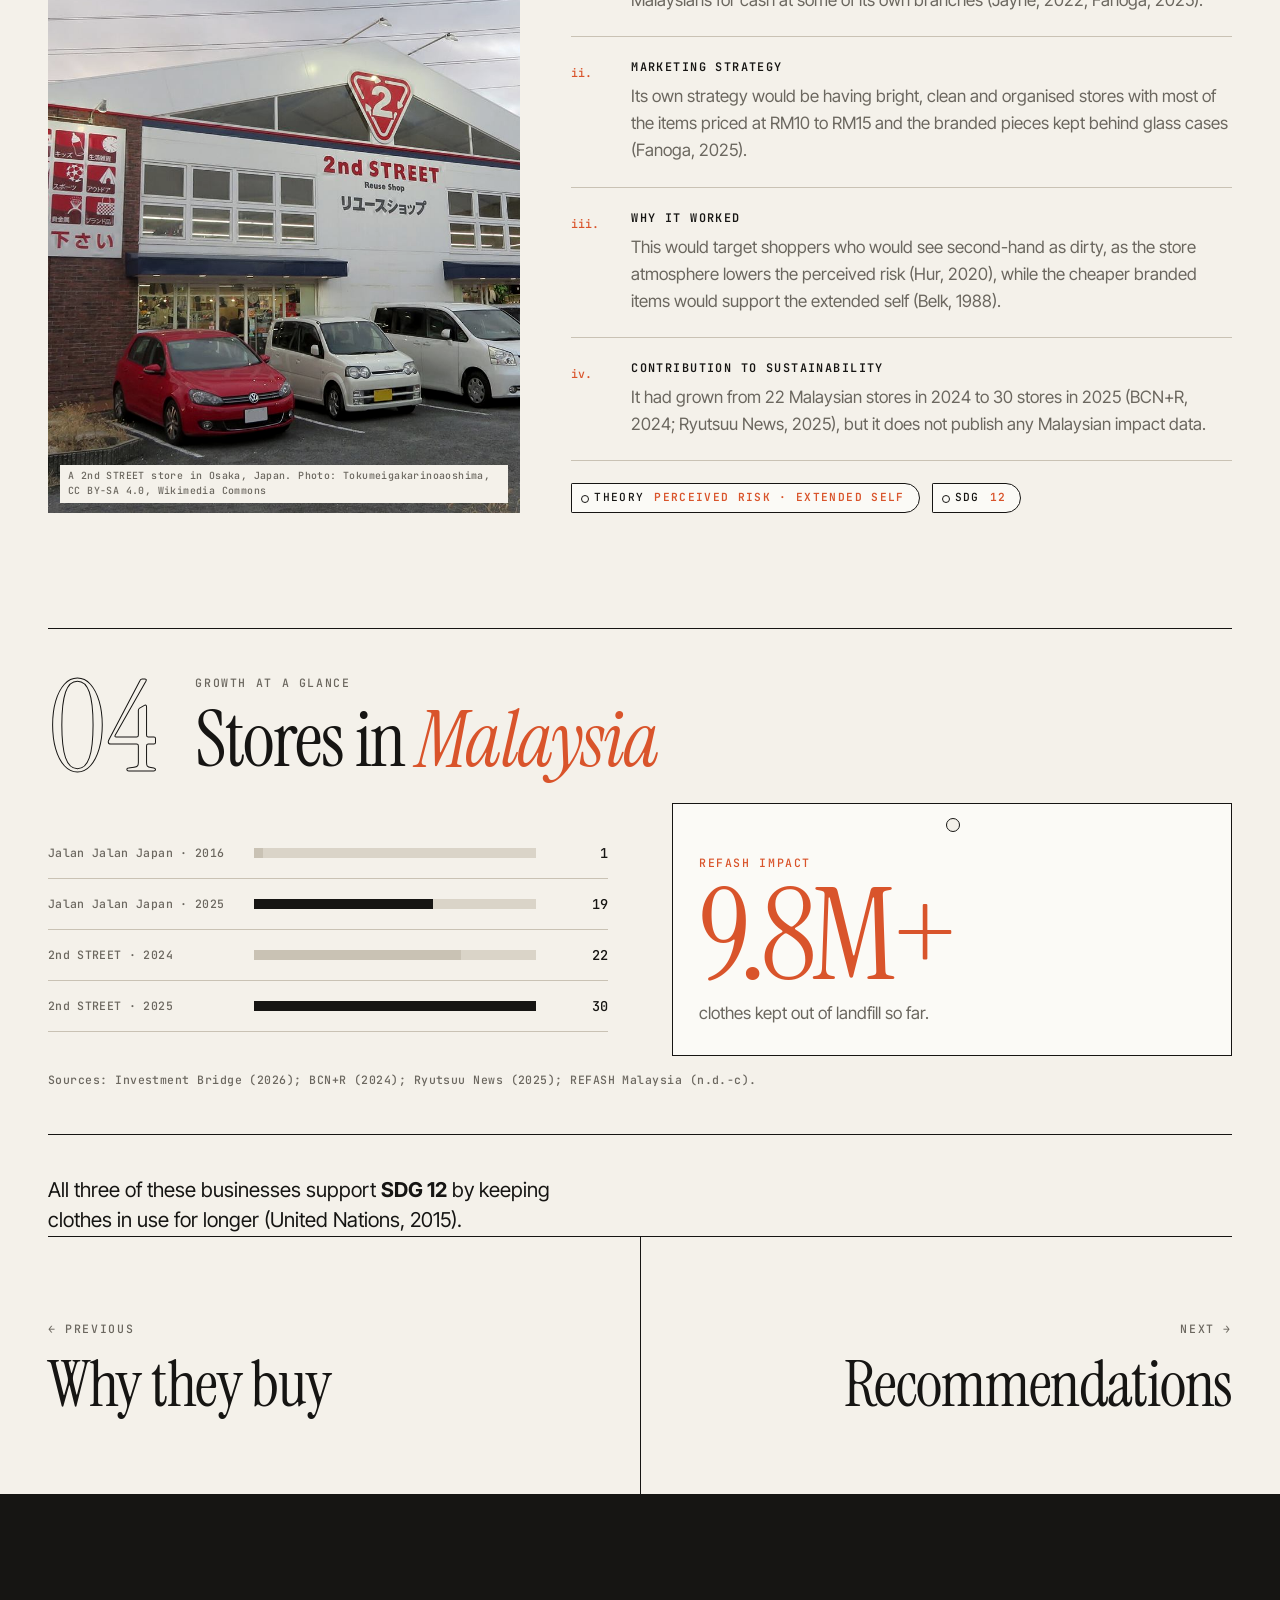
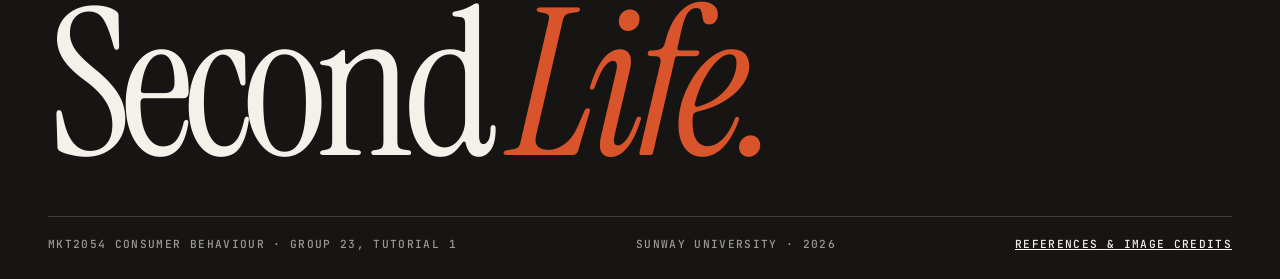
<file: case-studies.html>
<!doctype html>
<html lang="en">
<head>
<meta charset="utf-8">
<meta name="viewport" content="width=device-width,initial-scale=1">
<title>Case Studies | Second Life</title>
<link rel="preconnect" href="https://fonts.googleapis.com"><link rel="preconnect" href="https://fonts.gstatic.com" crossorigin>
<link href="https://fonts.googleapis.com/css2?family=Instrument+Serif:ital@0;1&family=Inter+Tight:wght@400;500;600&family=JetBrains+Mono:wght@500;600&display=swap" rel="stylesheet">
<link rel="stylesheet" href="style.css?v=1120c">
</head>
<body>
<main>
  <header class="page-head">
    <div class="wrap">
      <span class="sticker">(d) Sustainable business case studies <b>25%</b></span>
      <h1 class="serif">Who's winning<br>the <em>thrifters?</em></h1>
      <div class="row"><p class="lead">REFASH, Jalan Jalan Japan and 2nd STREET: three thrift businesses in Malaysia.</p><span class="label">Chapter 03 / 04</span></div>
    </div>
  </header>

  <div class="wrap">

    <article class="case">
      <div class="case-top rv">
        <div><span class="label">Case 01 · Local buy-back &middot; Malaysia</span><h2>REFASH</h2></div>
        <div class="hero-stat"><div class="big">9.8M+</div><p class="muted" style="margin-top:12px">clothes kept out of landfill (REFASH Malaysia, n.d.-c).</p></div>
      </div>
      <div class="case-grid">
        <div class="photo rv"><img src="img/refash-sungeiwang.jpg" alt="Sungei Wang Plaza shopping mall in Kuala Lumpur" loading="lazy"><span class="cap">Sungei Wang Plaza, KL, home to one of REFASH's Malaysian stores. Photo: Chongkian, CC BY-SA 4.0, Wikimedia Commons</span></div>
        <div class="facts rv">
          <div class="fact"><span class="i">i.</span><div><h4>Company &amp; initiative</h4><p class="muted">REFASH had opened up in Malaysia in 2017 and has been owned by Carousell ever since 2022 (Aziz, 2017; Teng, 2022). Its main goal is buying back preloved clothes for cash, or 50% more in store credit, while the rejected items would go to a textile recycler (REFASH Malaysia, n.d.-b, n.d.-c).</p></div></div>
          <div class="fact"><span class="i">ii.</span><div><h4>Marketing strategy</h4><p class="muted">Its own marketing uses rewards such as the Thrifter Club vouchers, RM20 sales and campus events such as the Thrift Fiesta at Taylor's University (REFASH Malaysia, n.d.-a).</p></div></div>
          <div class="fact"><span class="i">iii.</span><div><h4>Why it worked</h4><p class="muted">This would work through operant conditioning as selling and returning are rewarded while checking every item lowers a perceived risk (Hur, 2020).</p></div></div>
          <div class="fact"><span class="i">iv.</span><div><h4>Contribution to sustainability</h4><p class="muted">REFASH has kept over 9.8 million clothes out of landfill (REFASH Malaysia, n.d.-c), but it does not accept modest wear or ethnic clothing, which would leave out many Malaysian shoppers (REFASH Malaysia, n.d.-b).</p></div></div>
          <div class="case-foot"><span class="sticker">Theory <b>Operant conditioning &middot; Perceived risk</b></span><span class="sticker">SDG <b>12</b></span></div>
        </div>
      </div>
    </article>

    <article class="case">
      <div class="case-top rv">
        <div><span class="label">Case 02 · Japanese surplus superstore &middot; Malaysia</span><h2>Jalan Jalan Japan</h2></div>
        <div class="hero-stat"><div class="big">1&rarr;19</div><p class="muted" style="margin-top:12px">stores, from 2016 to 2025 (Investment Bridge, 2026).</p></div>
      </div>
      <div class="case-grid">
        <div class="photo rv"><img src="img/bookoff-store.jpg" alt="A BOOKOFF store in Nara, Japan" loading="lazy"><span class="cap">A BOOKOFF store in Nara, Japan. BOOKOFF runs Jalan Jalan Japan. Photo: Tokumeigakarinoaoshima, CC BY-SA 4.0, Wikimedia Commons</span></div>
        <div class="facts rv">
          <div class="fact"><span class="i">i.</span><div><h4>Company &amp; initiative</h4><p class="muted">Jalan Jalan Japan is BOOKOFF's Malaysian chain, selling preloved goods from Japan that would otherwise be thrown away (Investment Bridge, 2026).</p></div></div>
          <div class="fact"><span class="i">ii.</span><div><h4>Marketing strategy</h4><p class="muted">Its own marketing would focus on Hargagiler prices from RM1 and superstores with around 200,000 items (Inside Retail Asia, 2019; TheSmartLocal, 2020), which suits shoppers who would want value and enjoy hunting for finds.</p></div></div>
          <div class="fact"><span class="i">iii.</span><div><h4>Why it worked</h4><p class="muted">"Used in Japan" would work as a country-of-origin cue that signals quality to shoppers (Verlegh &amp; Steenkamp, 1999) while the treasure hunt would add hedonic value to the experience (Bardhi &amp; Arnould, 2005).</p></div></div>
          <div class="fact"><span class="i">iv.</span><div><h4>Contribution to sustainability</h4><p class="muted">It had grown from only one store in 2016 to 19 stores in 2025 (Investment Bridge, 2026). However, its sustainability is mostly just a side effect of clearing out Japan's surplus and the shipping would add more emissions.</p></div></div>
          <div class="case-foot"><span class="sticker">Theory <b>Country-of-origin &middot; Hedonic value</b></span><span class="sticker">SDG <b>12</b></span></div>
        </div>
      </div>
    </article>

    <article class="case">
      <div class="case-top rv">
        <div><span class="label">Case 03 · Japanese reuse chain &middot; Malaysia</span><h2>2nd STREET</h2></div>
        <div class="hero-stat"><div class="big">22&rarr;30</div><p class="muted" style="margin-top:12px">Malaysian stores, from 2024 to 2025 (BCN+R, 2024; Ryutsuu News, 2025).</p></div>
      </div>
      <div class="case-grid">
        <div class="photo rv"><img src="img/2ndstreet-store.jpg" alt="A 2nd STREET reuse shop in Osaka, Japan" loading="lazy"><span class="cap">A 2nd STREET store in Osaka, Japan. Photo: Tokumeigakarinoaoshima, CC BY-SA 4.0, Wikimedia Commons</span></div>
        <div class="facts rv">
          <div class="fact"><span class="i">i.</span><div><h4>Company &amp; initiative</h4><p class="muted">2nd STREET is GEO Holdings' Japanese reuse chain which also buys clothes from Malaysians for cash at some of its own branches (Jayne, 2022; Fanoga, 2025).</p></div></div>
          <div class="fact"><span class="i">ii.</span><div><h4>Marketing strategy</h4><p class="muted">Its own strategy would be having bright, clean and organised stores with most of the items priced at RM10 to RM15 and the branded pieces kept behind glass cases (Fanoga, 2025).</p></div></div>
          <div class="fact"><span class="i">iii.</span><div><h4>Why it worked</h4><p class="muted">This would target shoppers who would see second-hand as dirty, as the store atmosphere lowers the perceived risk (Hur, 2020), while the cheaper branded items would support the extended self (Belk, 1988).</p></div></div>
          <div class="fact"><span class="i">iv.</span><div><h4>Contribution to sustainability</h4><p class="muted">It had grown from 22 Malaysian stores in 2024 to 30 stores in 2025 (BCN+R, 2024; Ryutsuu News, 2025), but it does not publish any Malaysian impact data.</p></div></div>
          <div class="case-foot"><span class="sticker">Theory <b>Perceived risk &middot; Extended self</b></span><span class="sticker">SDG <b>12</b></span></div>
        </div>
      </div>
    </article>

    <section class="rv" style="border-top:1px solid var(--ink);padding:48px 0">
      <div class="sec-head" style="margin-bottom:24px"><div class="num">04</div><div><span class="label">Growth at a glance</span><h2>Stores in <em>Malaysia</em></h2></div></div>
      <div class="grid c2" style="gap:clamp(30px,5vw,70px);align-items:center">
        <div class="chart">
          <div class="bar"><span class="label" style="text-transform:none;letter-spacing:.03em">Jalan Jalan Japan · 2016</span><div class="track"><div class="fill" data-v="3.3" style="background:var(--line-2)"></div></div><span class="v">1</span></div>
          <div class="bar"><span class="label" style="text-transform:none;letter-spacing:.03em">Jalan Jalan Japan · 2025</span><div class="track"><div class="fill" data-v="63.3"></div></div><span class="v">19</span></div>
          <div class="bar"><span class="label" style="text-transform:none;letter-spacing:.03em">2nd STREET · 2024</span><div class="track"><div class="fill" data-v="73.3" style="background:var(--line-2)"></div></div><span class="v">22</span></div>
          <div class="bar"><span class="label" style="text-transform:none;letter-spacing:.03em">2nd STREET · 2025</span><div class="track"><div class="fill" data-v="100.0"></div></div><span class="v">30</span></div>
        </div>
        <div class="tagcard" style="text-align:left"><span class="k">REFASH impact</span><div class="hero-stat" style="border:0;padding:0;margin-top:10px"><div class="big">9.8M+</div></div><p class="muted" style="margin-top:12px">clothes kept out of landfill so far.</p></div>
      </div>
      <p class="label" style="margin-top:18px;text-transform:none;letter-spacing:.04em">Sources: Investment Bridge (2026); BCN+R (2024); Ryutsuu News (2025); REFASH Malaysia (n.d.-c).</p>
    </section>

    <div class="rv" style="border-top:1px solid var(--ink);padding:40px 0 0">
      <p class="lead">All three of these businesses support <b>SDG 12</b> by keeping clothes in use for longer (United Nations, 2015).</p>
    </div>

    <nav class="pager">
      <a href="analysis.html"><span class="label">← Previous</span><span class="t">Why they buy</span></a>
      <a href="recommendations.html"><span class="label">Next →</span><span class="t">Recommendations</span></a>
    </nav>
  </div>
</main>
<script src="main.js?v=1120c"></script>
</body>
</html>
</file>
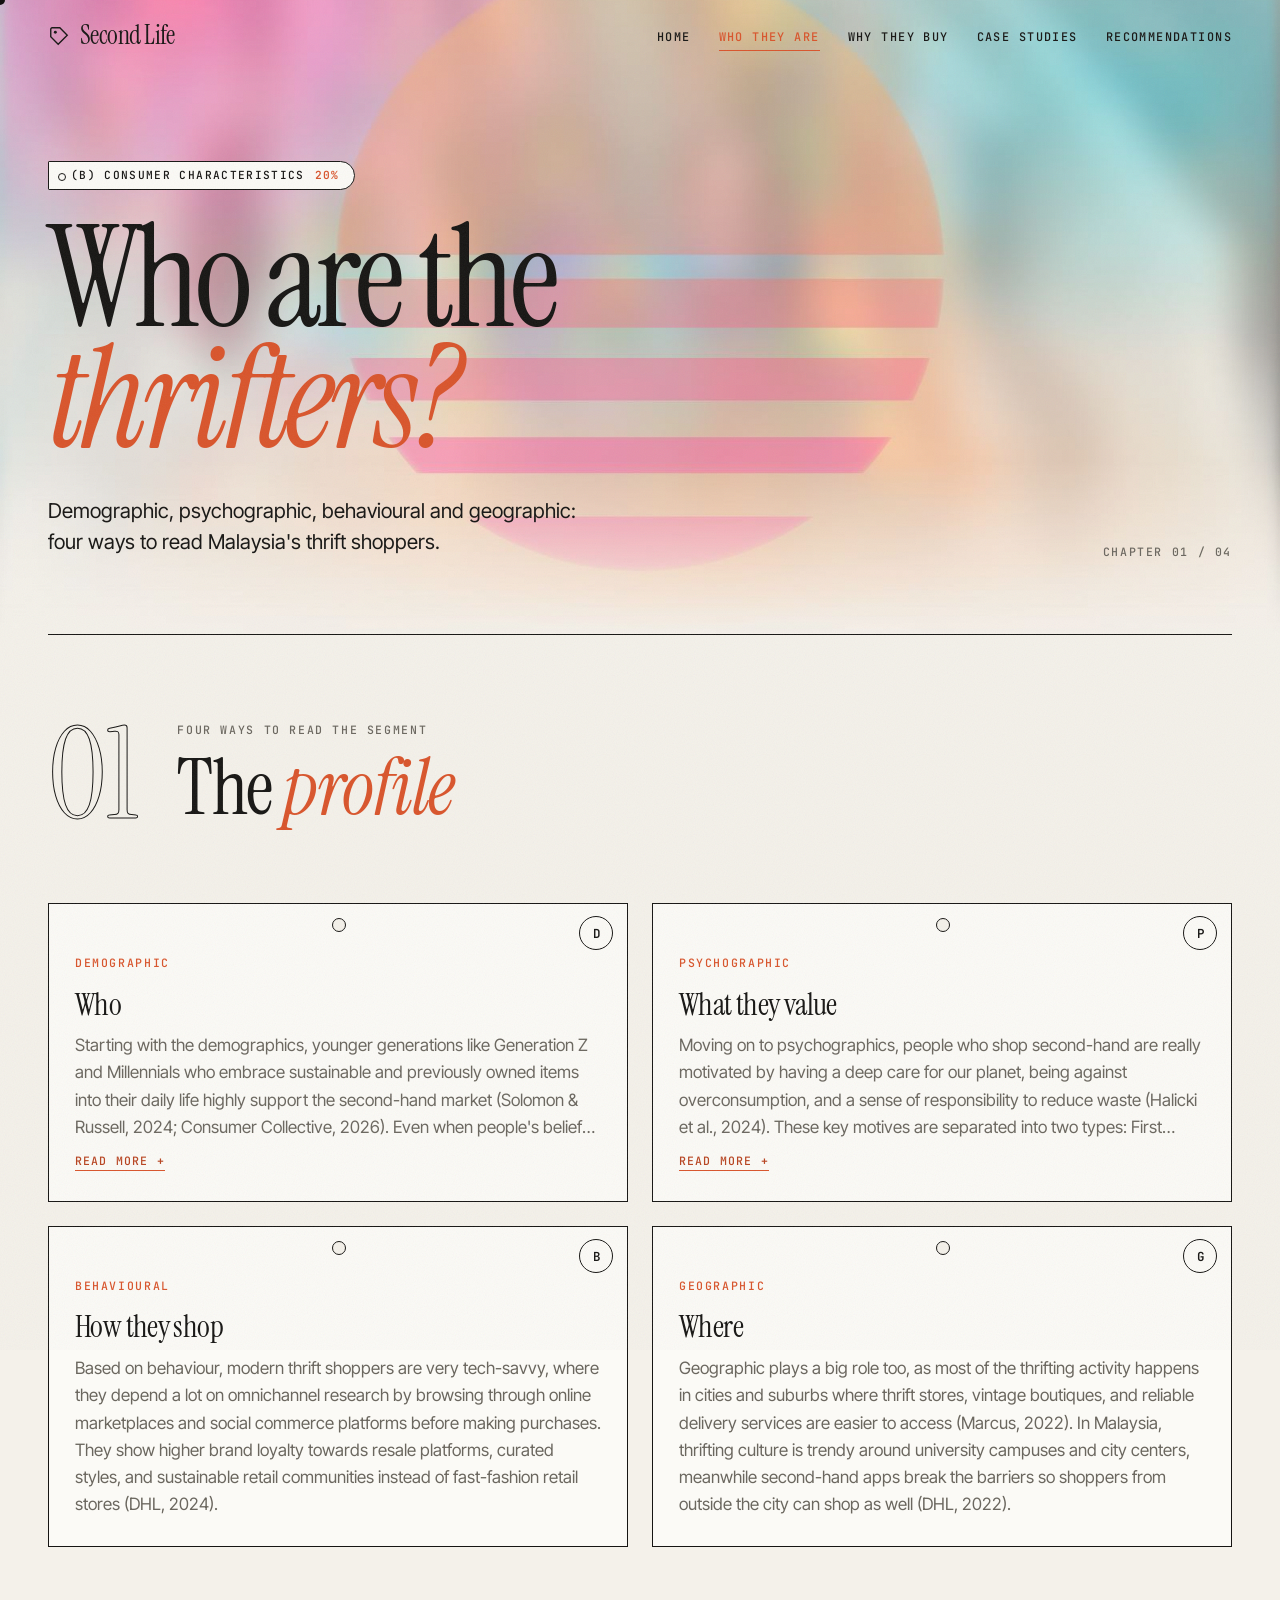
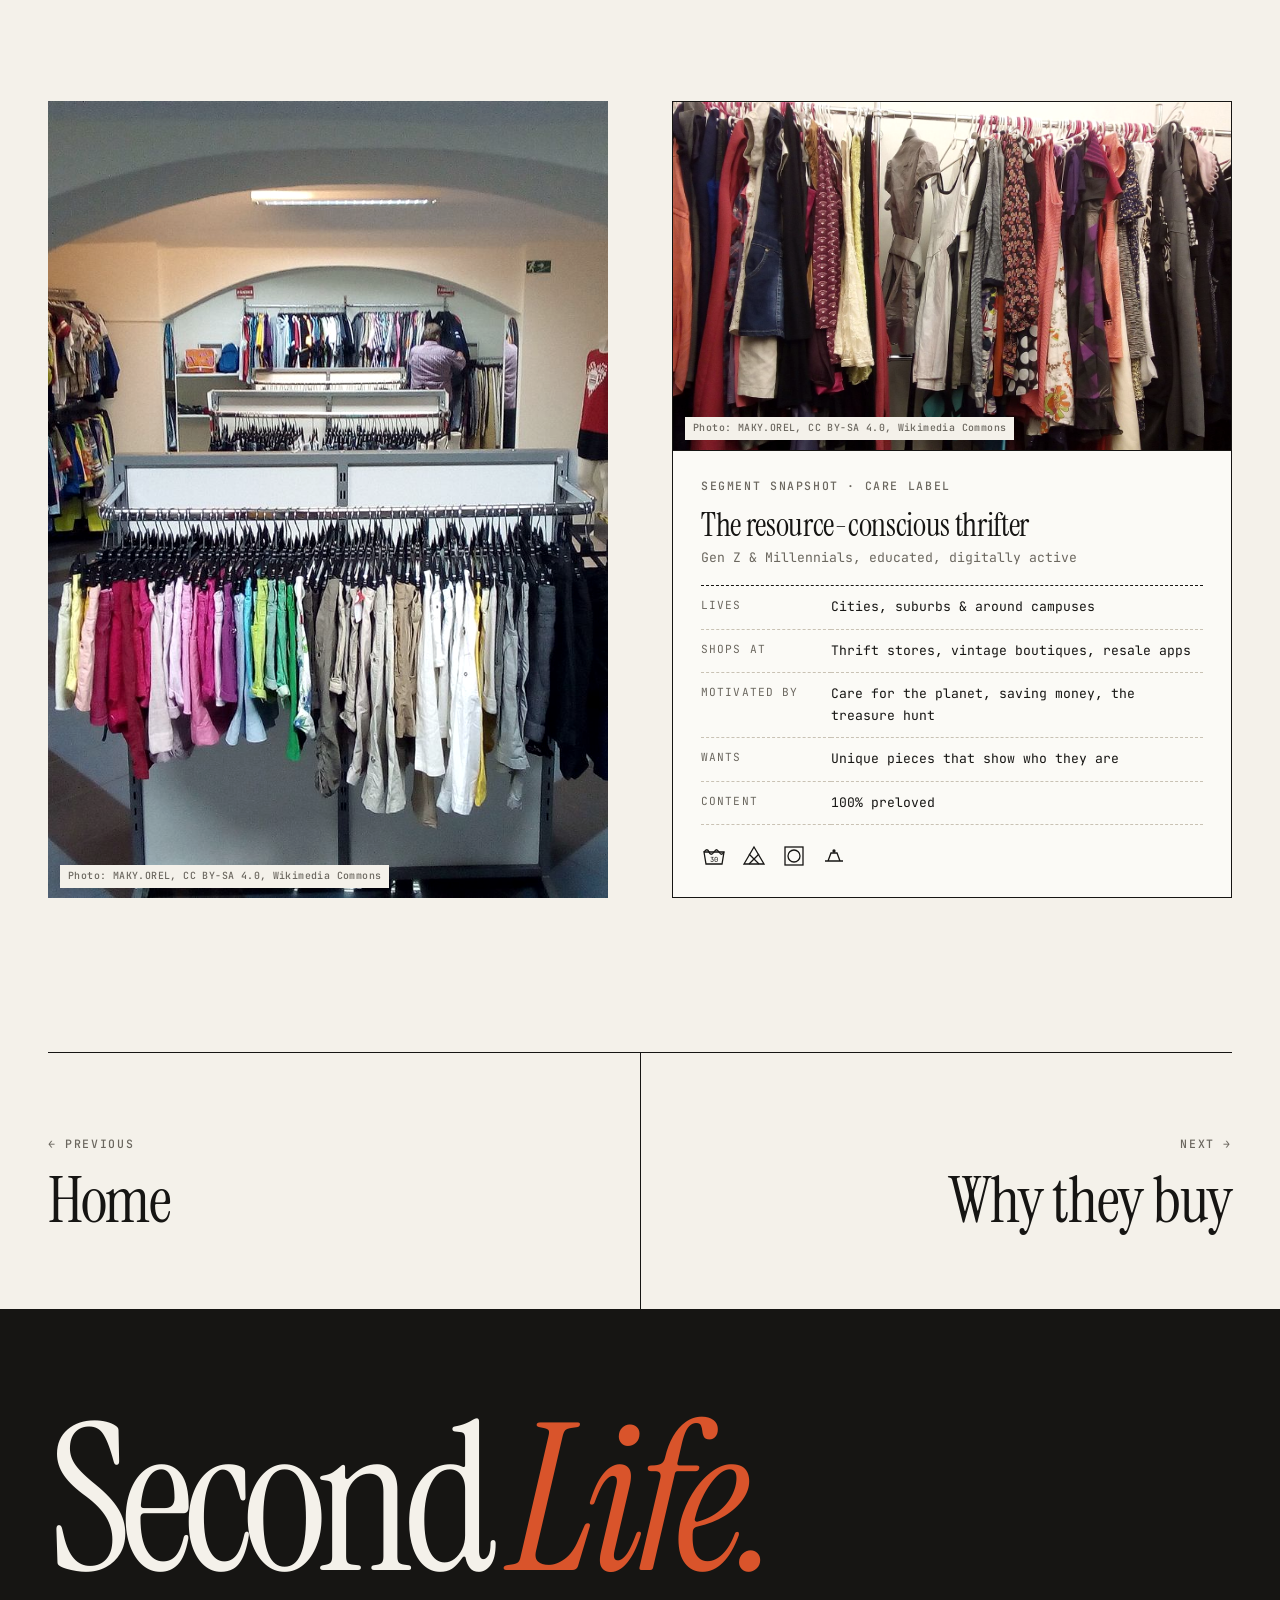
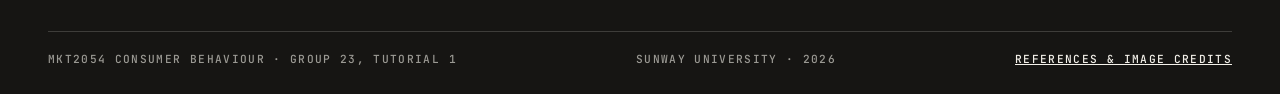
<file: characteristics.html>
<!doctype html>
<html lang="en">
<head>
<meta charset="utf-8">
<meta name="viewport" content="width=device-width,initial-scale=1">
<title>Who They Are | Second Life</title>
<link rel="preconnect" href="https://fonts.googleapis.com"><link rel="preconnect" href="https://fonts.gstatic.com" crossorigin>
<link href="https://fonts.googleapis.com/css2?family=Instrument+Serif:ital@0;1&family=Inter+Tight:wght@400;500;600&family=JetBrains+Mono:wght@500;600&display=swap" rel="stylesheet">
<link rel="stylesheet" href="style.css?v=1120c">
</head>
<body>
<main>
  <header class="page-head">
    <div class="wrap">
      <span class="sticker">(b) Consumer characteristics <b>20%</b></span>
      <h1 class="serif">Who are the<br><em>thrifters?</em></h1>
      <div class="row"><p class="lead">Demographic, psychographic, behavioural and geographic: four ways to read Malaysia's thrift shoppers.</p><span class="label">Chapter 01 / 04</span></div>
    </div>
  </header>

  <section>
    <div class="wrap">
      <div class="sec-head rv"><div class="num">01</div><div><span class="label">Four ways to read the segment</span><h2>The <em>profile</em></h2></div></div>
      <div class="grid c2">
        <div class="tagcard rv"><span class="size">D</span><span class="k">Demographic</span><h3>Who</h3><p class="muted">Starting with the demographics, younger generations like Generation Z and Millennials who embrace sustainable and previously owned items into their daily life highly support the second-hand market (Solomon &amp; Russell, 2024; Consumer Collective, 2026). Even when people's beliefs before the modern days see thrifting only as financial limitations, it has actually become more popular these days among middle-class and upper-class consumers because of their search for unique vintage items, need for individuality, and status signals (Halicki et al., 2024). Plus, research done has shown that there is a strong relationship between this demographic with a higher level of education, which raises consumer awareness further about the serious waste and environmental harm that is caused by the fast-fashion industry (Mobarak et al., 2025).</p></div>
        <div class="tagcard rv"><span class="size">P</span><span class="k">Psychographic</span><h3>What they value</h3><p class="muted">Moving on to psychographics, people who shop second-hand are really motivated by having a deep care for our planet, being against overconsumption, and a sense of responsibility to reduce waste (Halicki et al., 2024). These key motives are separated into two types: First would be utilitarian benefits, which are shoppers who prioritizes saving costs and affordability, whereas the other would be hedonic rewards, which are shoppers that love the excitement of treasure hunting (Morgan &amp; Townsend, 2022). Based on self-concept theory, these consumers reject mass-produced and generic fashion trends by owning unique, pre-owned, or vintage products to create their own individual identity.</p></div>
        <div class="tagcard rv"><span class="size">B</span><span class="k">Behavioural</span><h3>How they shop</h3><p class="muted">Based on behaviour, modern thrift shoppers are very tech-savvy, where they depend a lot on omnichannel research by browsing through online marketplaces and social commerce platforms before making purchases. They show higher brand loyalty towards resale platforms, curated styles, and sustainable retail communities instead of fast-fashion retail stores (DHL, 2024).</p></div>
        <div class="tagcard rv"><span class="size">G</span><span class="k">Geographic</span><h3>Where</h3><p class="muted">Geographic plays a big role too, as most of the thrifting activity happens in cities and suburbs where thrift stores, vintage boutiques, and reliable delivery services are easier to access (Marcus, 2022). In Malaysia, thrifting culture is trendy around university campuses and city centers, meanwhile second-hand apps break the barriers so shoppers from outside the city can shop as well (DHL, 2022).</p></div>
      </div>
    </div>
  </section>

  <section style="padding-top:0">
    <div class="wrap grid c2" style="gap:clamp(30px,5vw,80px);align-items:stretch">
      <div class="photo rv" style="min-height:460px"><img src="img/shop-inside.jpg" alt="Inside a second-hand clothing shop with rails of clothes" loading="lazy"><span class="cap">Photo: MAKY.OREL, CC BY-SA 4.0, Wikimedia Commons</span></div>

      <div class="care rv">
        <div class="photo" style="min-height:0;aspect-ratio:16/10;margin:-28px -28px 24px;border-bottom:1px solid var(--ink)"><img src="img/rail.jpg" alt="A rail of colourful second-hand dresses and tops" loading="lazy"><span class="cap">Photo: MAKY.OREL, CC BY-SA 4.0, Wikimedia Commons</span></div>
        <span class="label">Segment snapshot · care label</span>
        <h4 style="margin-top:12px">The resource-conscious thrifter</h4>
        <span class="muted">Gen Z &amp; Millennials, educated, digitally active</span>
        <dl>
          <dt>Lives</dt><dd>Cities, suburbs &amp; around campuses</dd>
          <dt>Shops at</dt><dd>Thrift stores, vintage boutiques, resale apps</dd>
          <dt>Motivated by</dt><dd>Care for the planet, saving money, the treasure hunt</dd>
          <dt>Wants</dt><dd>Unique pieces that show who they are</dd>
          <dt>Content</dt><dd>100% preloved</dd>
        </dl>
        <div class="icons" aria-hidden="true">
          <svg viewBox="0 0 26 26" fill="none" stroke="#161513" stroke-width="1.3"><path d="M3 9h20l-2 12H5z"/><path d="M3 9c2-3 4-3 5 0s3 3 5 0 3-3 5 0 3 3 5 0"/><text x="9" y="19" font-size="7" font-family="JetBrains Mono" fill="#161513" stroke="none">30</text></svg>
          <svg viewBox="0 0 26 26" fill="none" stroke="#161513" stroke-width="1.3"><path d="M13 4L23 21H3z"/><path d="M8 11l10 10M18 11L8 21"/></svg>
          <svg viewBox="0 0 26 26" fill="none" stroke="#161513" stroke-width="1.3"><rect x="4" y="4" width="18" height="18"/><circle cx="13" cy="13" r="6"/></svg>
          <svg viewBox="0 0 26 26" fill="none" stroke="#161513" stroke-width="1.3"><path d="M4 18h18M7 18l3-8h6l3 8"/><circle cx="13" cy="8" r="1" fill="#161513"/></svg>
        </div>
      </div>
    </div>
  </section>

  <div class="wrap"><nav class="pager">
    <a href="index.html"><span class="label">← Previous</span><span class="t">Home</span></a>
    <a href="analysis.html"><span class="label">Next →</span><span class="t">Why they buy</span></a>
  </nav></div>
</main>
<script src="main.js?v=1120c"></script>
</body>
</html>
</file>
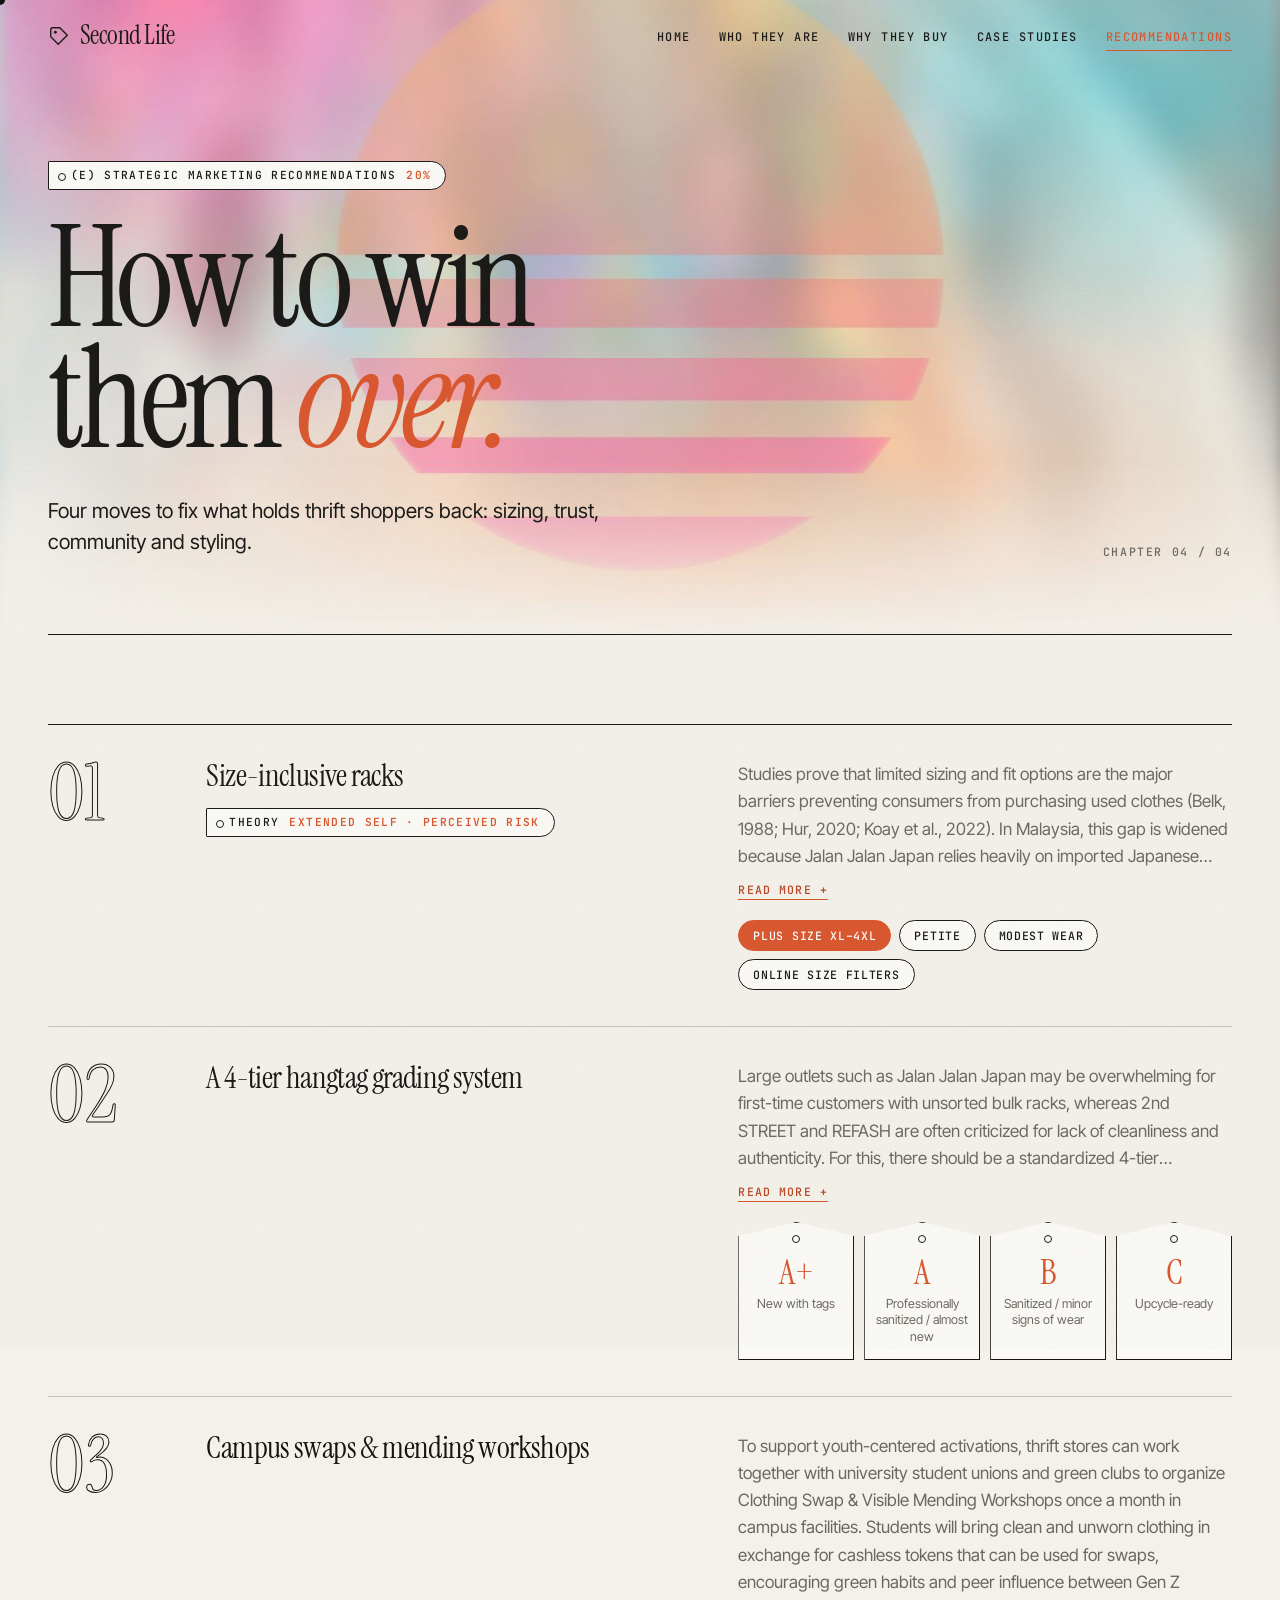
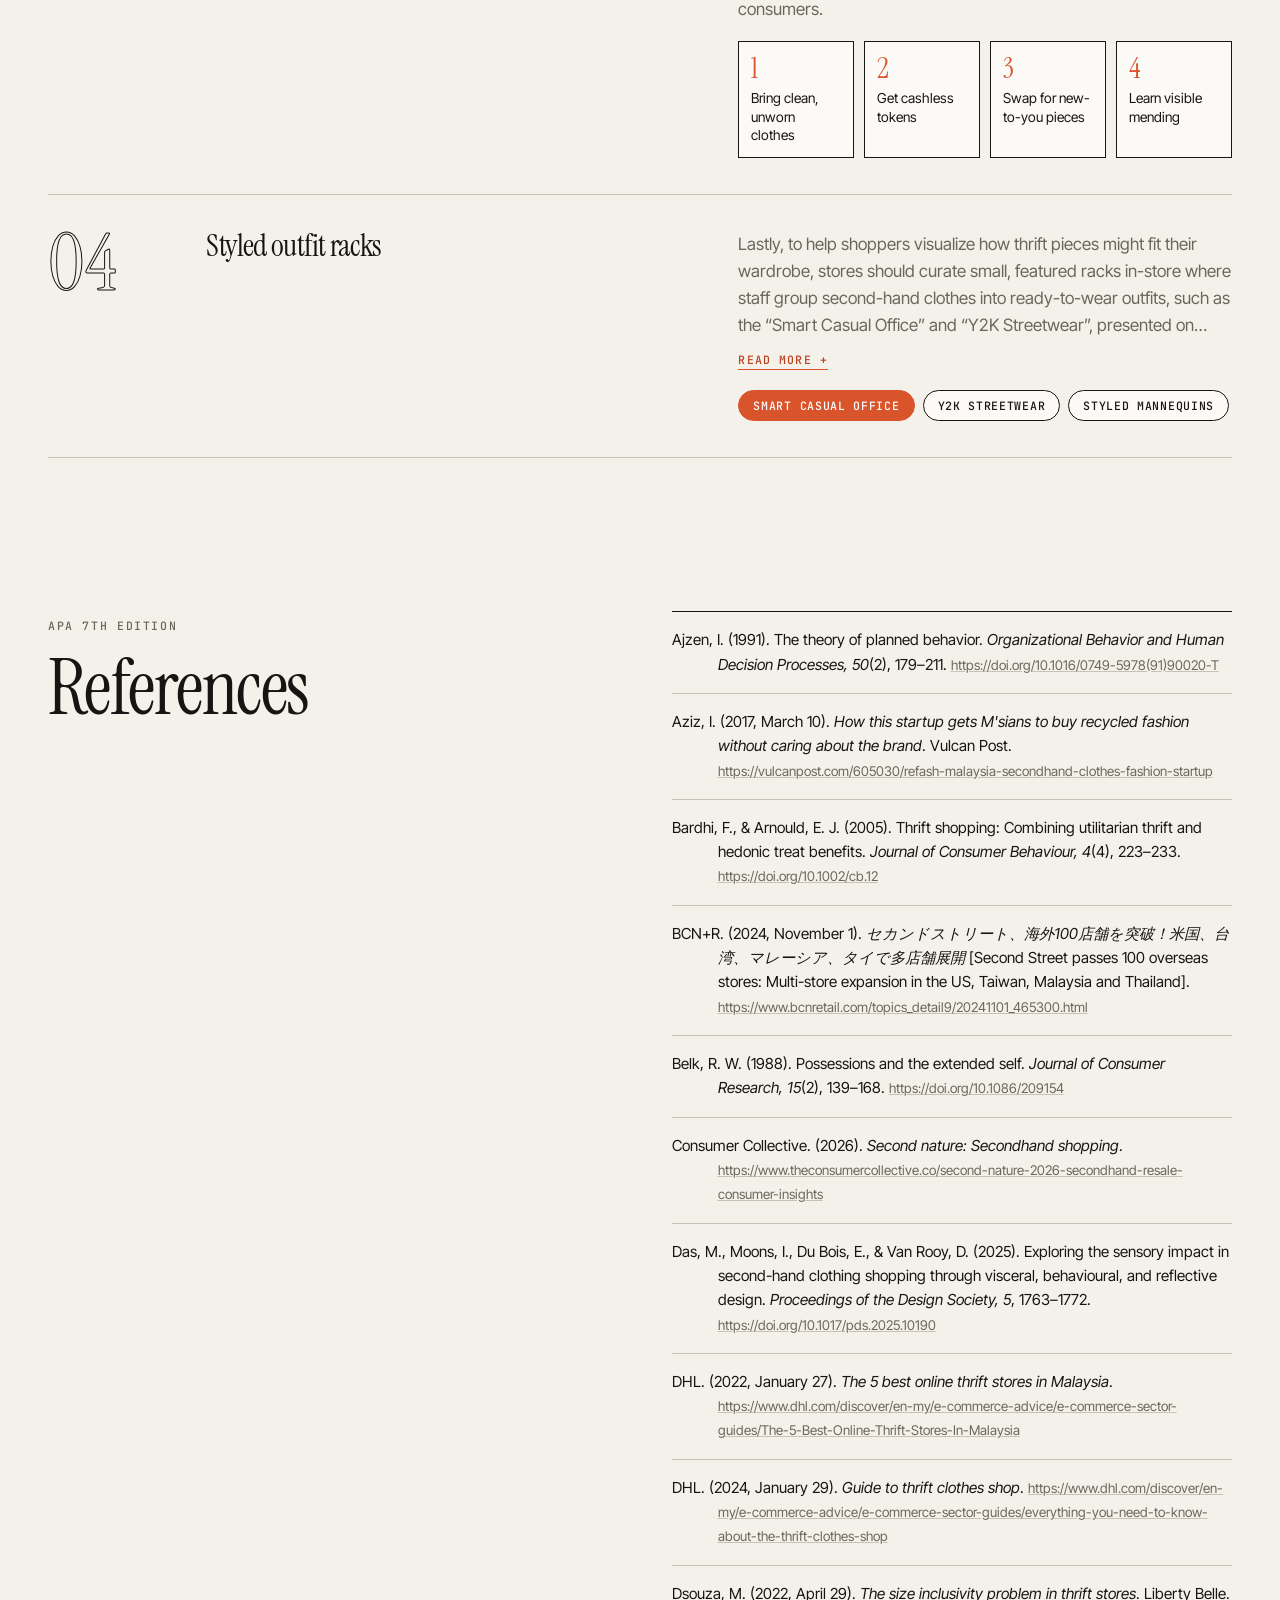
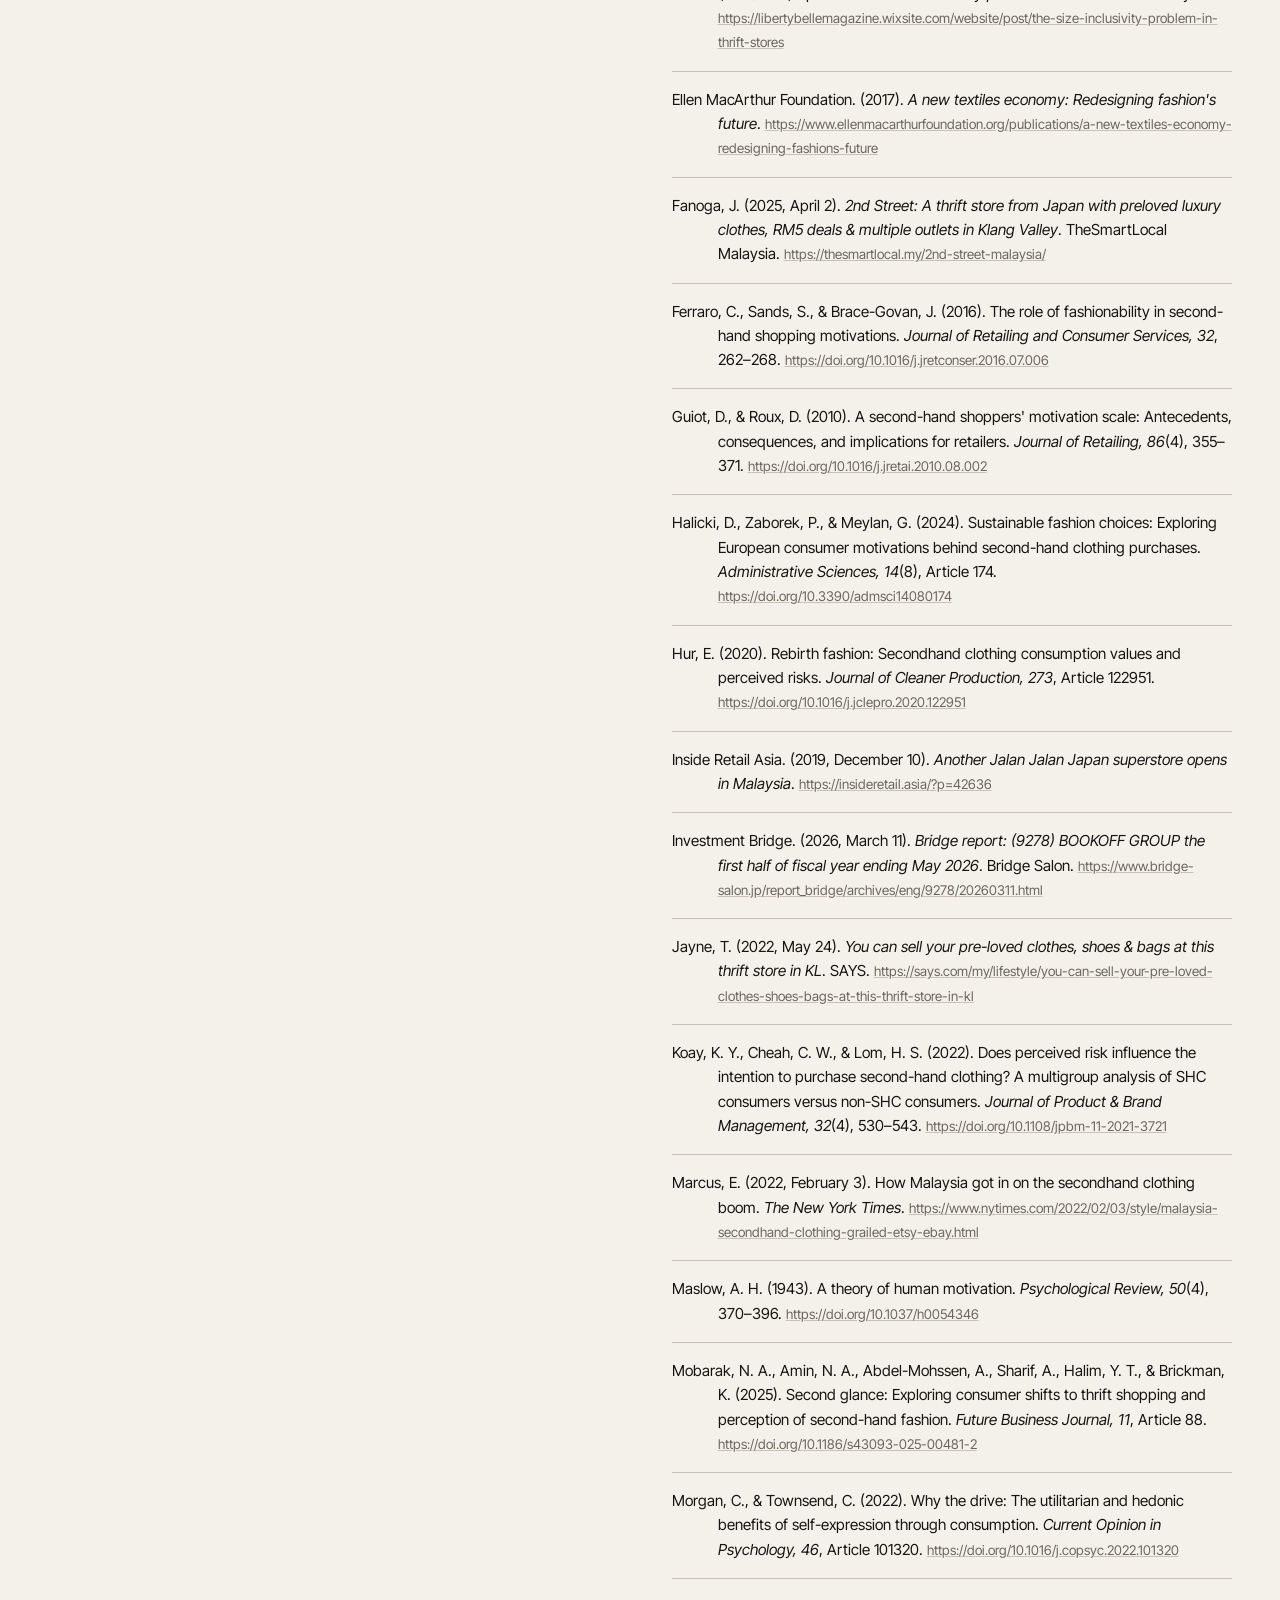
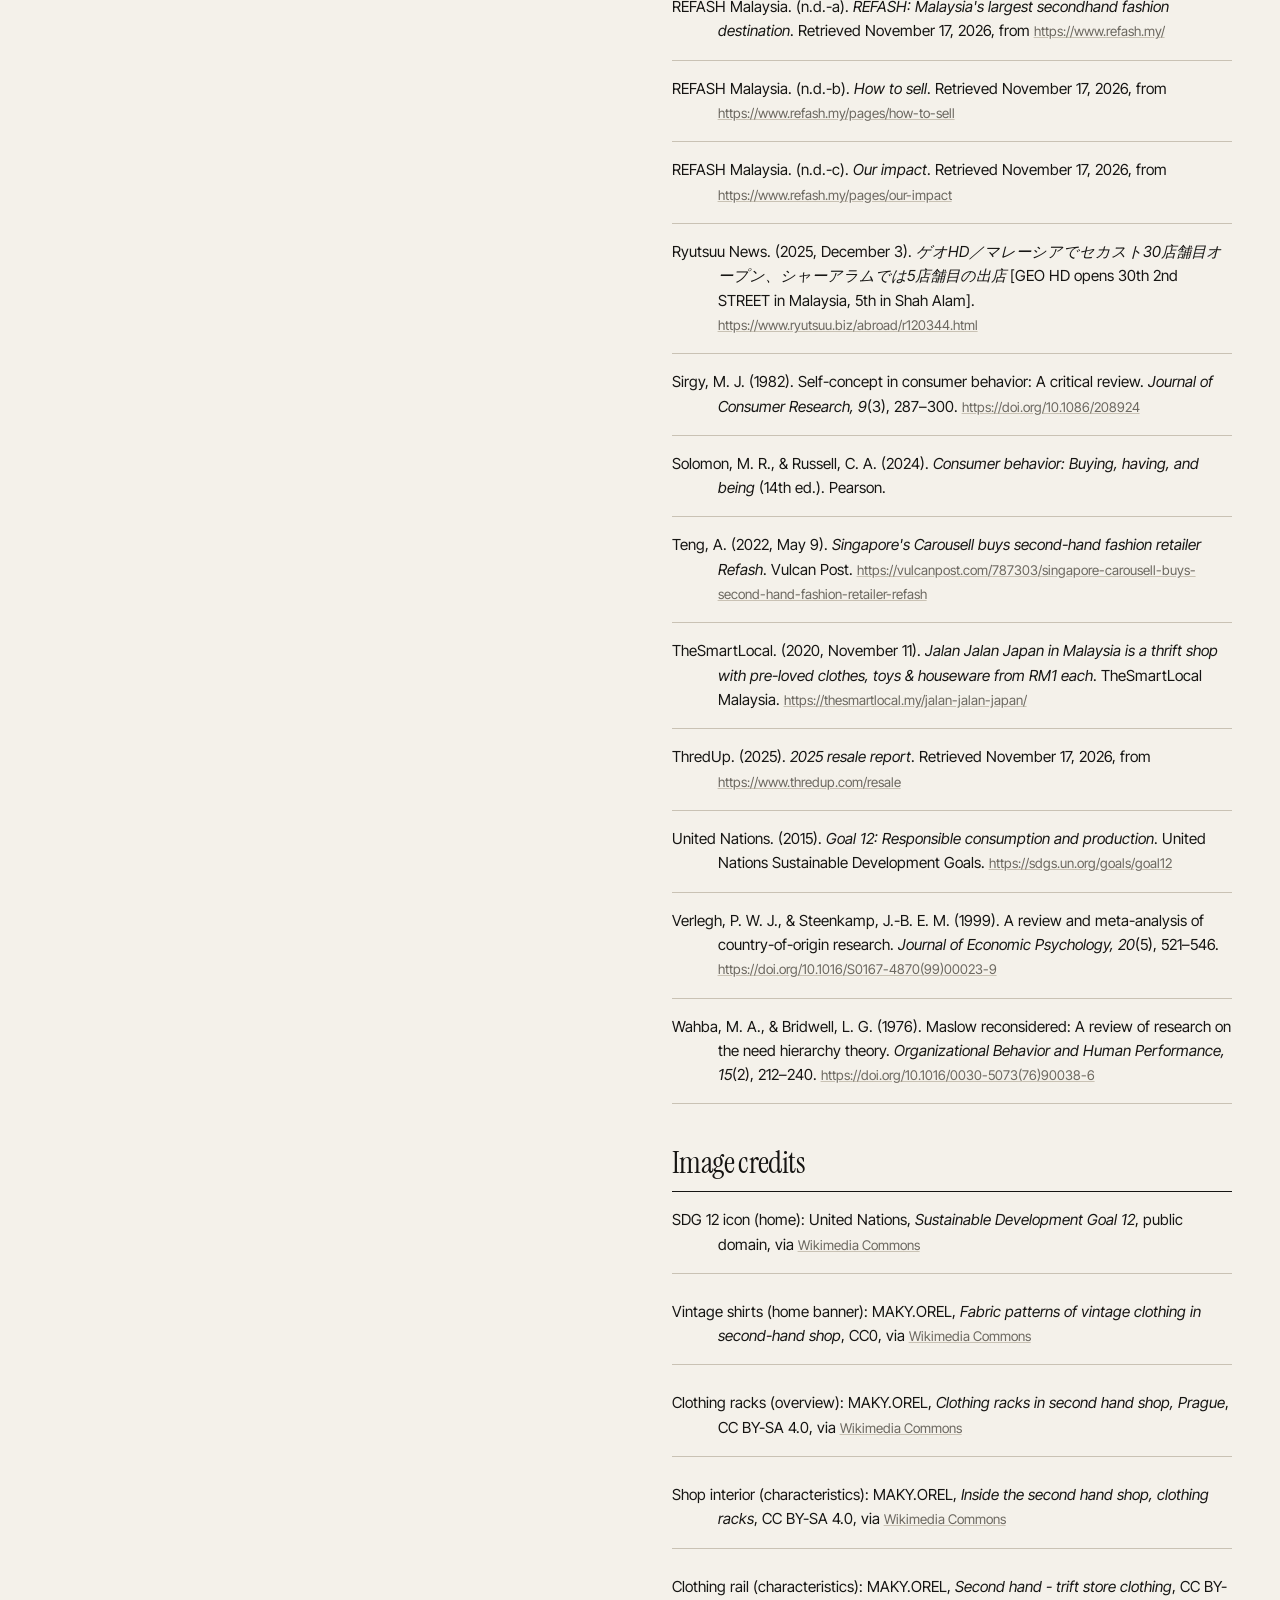
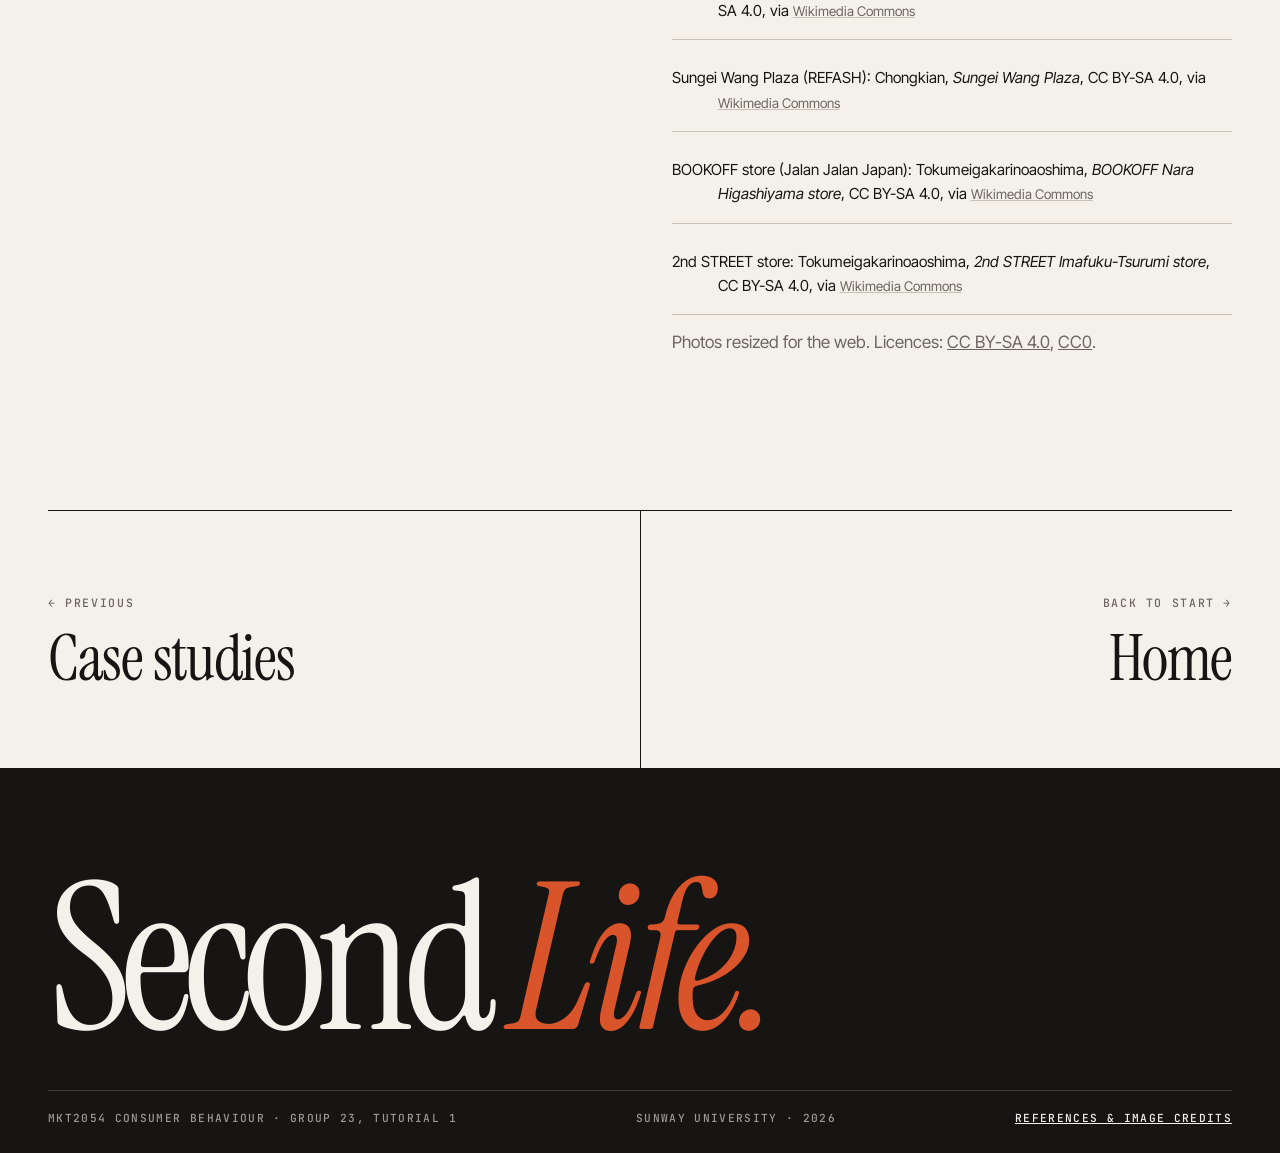
<file: recommendations.html>
<!doctype html>
<html lang="en">
<head>
<meta charset="utf-8">
<meta name="viewport" content="width=device-width,initial-scale=1">
<title>Recommendations | Second Life</title>
<link rel="preconnect" href="https://fonts.googleapis.com"><link rel="preconnect" href="https://fonts.gstatic.com" crossorigin>
<link href="https://fonts.googleapis.com/css2?family=Instrument+Serif:ital@0;1&family=Inter+Tight:wght@400;500;600&family=JetBrains+Mono:wght@500;600&display=swap" rel="stylesheet">
<link rel="stylesheet" href="style.css?v=1120c">
</head>
<body>
<main>
  <header class="page-head">
    <div class="wrap">
      <span class="sticker">(e) Strategic marketing recommendations <b>20%</b></span>
      <h1 class="serif">How to win<br>them <em>over.</em></h1>
      <div class="row"><p class="lead">Four moves to fix what holds thrift shoppers back: sizing, trust, community and styling.</p><span class="label">Chapter 04 / 04</span></div>
    </div>
  </header>

  <section>
    <div class="wrap">
      <div class="rec rv"><span class="n">01</span><div><h3>Size-inclusive racks</h3><div class="meta"><span class="sticker">Theory <b>Extended self &middot; Perceived risk</b></span></div></div><div><p class="muted">Studies prove that limited sizing and fit options are the major barriers preventing consumers from purchasing used clothes (Belk, 1988; Hur, 2020; Koay et al., 2022). In Malaysia, this gap is widened because Jalan Jalan Japan relies heavily on imported Japanese sizing, which runs smaller, while REFASH and 2nd STREET normally stock up on the standard S-L clothing. Disorganized racks and supply bottlenecks also exclude plus-size shoppers from sustainable thrifting (Dsouza, 2022). To address this, retailers should introduce dedicated sections for Plus Size (XL-4XL), Petite, and Modest-Wear racks in physical outlets as well as additional filters online. This would create strong emotional trust and loyalty for minority customer groups.</p><div class="sizes" aria-label="New rack sections"><span>Plus size XL–4XL</span><span>Petite</span><span>Modest wear</span><span>Online size filters</span></div></div></div>
      <div class="rec rv"><span class="n">02</span><div><h3>A 4-tier hangtag grading system</h3></div><div><p class="muted">Large outlets such as Jalan Jalan Japan may be overwhelming for first-time customers with unsorted bulk racks, whereas 2nd STREET and REFASH are often criticized for lack of cleanliness and authenticity. For this, there should be a standardized 4-tier classification of items using a hangtag system of (1) Grade A+: New with Tags, (2) Grade A: Professionally Sanitized/Almost New, (3) Grade B: Sanitized/With Minor Signs of Wear, and (4) Grade C: Upcycle-Ready, indicating the actual sanitization process used (such as high temperature steam or ozone) to reduce perceived contamination risk and establish clearer pricing tiers.</p><div class="hangtags" aria-label="4-tier hangtag grades"><div class="ht"><i></i><b>A+</b><small>New with tags</small></div><div class="ht"><i></i><b>A</b><small>Professionally sanitized / almost new</small></div><div class="ht"><i></i><b>B</b><small>Sanitized / minor signs of wear</small></div><div class="ht"><i></i><b>C</b><small>Upcycle-ready</small></div></div></div></div>
      <div class="rec rv"><span class="n">03</span><div><h3>Campus swaps &amp; mending workshops</h3></div><div><p class="muted">To support youth-centered activations, thrift stores can work together with university student unions and green clubs to organize Clothing Swap &amp; Visible Mending Workshops once a month in campus facilities. Students will bring clean and unworn clothing in exchange for cashless tokens that can be used for swaps, encouraging green habits and peer influence between Gen Z consumers.</p><div class="swap" aria-label="Clothing swap loop"><div><span>1</span>Bring clean, unworn clothes</div><div><span>2</span>Get cashless tokens</div><div><span>3</span>Swap for new-to-you pieces</div><div><span>4</span>Learn visible mending</div></div></div></div>
      <div class="rec rv"><span class="n">04</span><div><h3>Styled outfit racks</h3></div><div><p class="muted">Lastly, to help shoppers visualize how thrift pieces might fit their wardrobe, stores should curate small, featured racks in-store where staff group second-hand clothes into ready-to-wear outfits, such as the &ldquo;Smart Casual Office&rdquo; and &ldquo;Y2K Streetwear&rdquo;, presented on styled mannequins. Positioning individual thrifted items as cohesive, fashion-forward outfits lowers styling uncertainty and appeals to fashion enthusiasts (Das et al., 2025).</p><div class="sizes" aria-label="Featured outfit racks"><span>Smart Casual Office</span><span>Y2K Streetwear</span><span>Styled mannequins</span></div></div></div>
    </div>
  </section>

  <section id="references" style="padding-top:0">
    <div class="wrap grid c2" style="gap:clamp(30px,5vw,80px);align-items:start">
      <div><div class="sticky-head"><span class="label">APA 7th edition</span><h2 style="margin-top:12px">References</h2></div></div>
      <div class="rv">
        <ol class="refs">
          <li>Ajzen, I. (1991). The theory of planned behavior. <i>Organizational Behavior and Human Decision Processes, 50</i>(2), 179–211. <a href="https://doi.org/10.1016/0749-5978(91)90020-T" target="_blank" rel="noopener">https://doi.org/10.1016/0749-5978(91)90020-T</a></li>
          <li>Aziz, I. (2017, March 10). <i>How this startup gets M'sians to buy recycled fashion without caring about the brand</i>. Vulcan Post. <a href="https://vulcanpost.com/605030/refash-malaysia-secondhand-clothes-fashion-startup" target="_blank" rel="noopener">https://vulcanpost.com/605030/refash-malaysia-secondhand-clothes-fashion-startup</a></li>
          <li>Bardhi, F., &amp; Arnould, E. J. (2005). Thrift shopping: Combining utilitarian thrift and hedonic treat benefits. <i>Journal of Consumer Behaviour, 4</i>(4), 223–233. <a href="https://doi.org/10.1002/cb.12" target="_blank" rel="noopener">https://doi.org/10.1002/cb.12</a></li>
          <li>BCN+R. (2024, November 1). <i>セカンドストリート、海外100店舗を突破！米国、台湾、マレーシア、タイで多店舗展開</i> [Second Street passes 100 overseas stores: Multi-store expansion in the US, Taiwan, Malaysia and Thailand]. <a href="https://www.bcnretail.com/topics_detail9/20241101_465300.html" target="_blank" rel="noopener">https://www.bcnretail.com/topics_detail9/20241101_465300.html</a></li>
          <li>Belk, R. W. (1988). Possessions and the extended self. <i>Journal of Consumer Research, 15</i>(2), 139–168. <a href="https://doi.org/10.1086/209154" target="_blank" rel="noopener">https://doi.org/10.1086/209154</a></li>
          <li>Consumer Collective. (2026). <i>Second nature: Secondhand shopping</i>. <a href="https://www.theconsumercollective.co/second-nature-2026-secondhand-resale-consumer-insights" target="_blank" rel="noopener">https://www.theconsumercollective.co/second-nature-2026-secondhand-resale-consumer-insights</a></li>
          <li>Das, M., Moons, I., Du Bois, E., &amp; Van Rooy, D. (2025). Exploring the sensory impact in second-hand clothing shopping through visceral, behavioural, and reflective design. <i>Proceedings of the Design Society, 5</i>, 1763–1772. <a href="https://doi.org/10.1017/pds.2025.10190" target="_blank" rel="noopener">https://doi.org/10.1017/pds.2025.10190</a></li>
          <li>DHL. (2022, January 27). <i>The 5 best online thrift stores in Malaysia</i>. <a href="https://www.dhl.com/discover/en-my/e-commerce-advice/e-commerce-sector-guides/The-5-Best-Online-Thrift-Stores-In-Malaysia" target="_blank" rel="noopener">https://www.dhl.com/discover/en-my/e-commerce-advice/e-commerce-sector-guides/The-5-Best-Online-Thrift-Stores-In-Malaysia</a></li>
          <li>DHL. (2024, January 29). <i>Guide to thrift clothes shop</i>. <a href="https://www.dhl.com/discover/en-my/e-commerce-advice/e-commerce-sector-guides/everything-you-need-to-know-about-the-thrift-clothes-shop" target="_blank" rel="noopener">https://www.dhl.com/discover/en-my/e-commerce-advice/e-commerce-sector-guides/everything-you-need-to-know-about-the-thrift-clothes-shop</a></li>
          <li>Dsouza, M. (2022, April 29). <i>The size inclusivity problem in thrift stores</i>. Liberty Belle. <a href="https://libertybellemagazine.wixsite.com/website/post/the-size-inclusivity-problem-in-thrift-stores" target="_blank" rel="noopener">https://libertybellemagazine.wixsite.com/website/post/the-size-inclusivity-problem-in-thrift-stores</a></li>
          <li>Ellen MacArthur Foundation. (2017). <i>A new textiles economy: Redesigning fashion's future</i>. <a href="https://www.ellenmacarthurfoundation.org/publications/a-new-textiles-economy-redesigning-fashions-future" target="_blank" rel="noopener">https://www.ellenmacarthurfoundation.org/publications/a-new-textiles-economy-redesigning-fashions-future</a></li>
          <li>Fanoga, J. (2025, April 2). <i>2nd Street: A thrift store from Japan with preloved luxury clothes, RM5 deals &amp; multiple outlets in Klang Valley</i>. TheSmartLocal Malaysia. <a href="https://thesmartlocal.my/2nd-street-malaysia/" target="_blank" rel="noopener">https://thesmartlocal.my/2nd-street-malaysia/</a></li>
          <li>Ferraro, C., Sands, S., &amp; Brace-Govan, J. (2016). The role of fashionability in second-hand shopping motivations. <i>Journal of Retailing and Consumer Services, 32</i>, 262–268. <a href="https://doi.org/10.1016/j.jretconser.2016.07.006" target="_blank" rel="noopener">https://doi.org/10.1016/j.jretconser.2016.07.006</a></li>
          <li>Guiot, D., &amp; Roux, D. (2010). A second-hand shoppers' motivation scale: Antecedents, consequences, and implications for retailers. <i>Journal of Retailing, 86</i>(4), 355–371. <a href="https://doi.org/10.1016/j.jretai.2010.08.002" target="_blank" rel="noopener">https://doi.org/10.1016/j.jretai.2010.08.002</a></li>
          <li>Halicki, D., Zaborek, P., &amp; Meylan, G. (2024). Sustainable fashion choices: Exploring European consumer motivations behind second-hand clothing purchases. <i>Administrative Sciences, 14</i>(8), Article 174. <a href="https://doi.org/10.3390/admsci14080174" target="_blank" rel="noopener">https://doi.org/10.3390/admsci14080174</a></li>
          <li>Hur, E. (2020). Rebirth fashion: Secondhand clothing consumption values and perceived risks. <i>Journal of Cleaner Production, 273</i>, Article 122951. <a href="https://doi.org/10.1016/j.jclepro.2020.122951" target="_blank" rel="noopener">https://doi.org/10.1016/j.jclepro.2020.122951</a></li>
          <li>Inside Retail Asia. (2019, December 10). <i>Another Jalan Jalan Japan superstore opens in Malaysia</i>. <a href="https://insideretail.asia/?p=42636" target="_blank" rel="noopener">https://insideretail.asia/?p=42636</a></li>
          <li>Investment Bridge. (2026, March 11). <i>Bridge report: (9278) BOOKOFF GROUP the first half of fiscal year ending May 2026</i>. Bridge Salon. <a href="https://www.bridge-salon.jp/report_bridge/archives/eng/9278/20260311.html" target="_blank" rel="noopener">https://www.bridge-salon.jp/report_bridge/archives/eng/9278/20260311.html</a></li>
          <li>Jayne, T. (2022, May 24). <i>You can sell your pre-loved clothes, shoes &amp; bags at this thrift store in KL</i>. SAYS. <a href="https://says.com/my/lifestyle/you-can-sell-your-pre-loved-clothes-shoes-bags-at-this-thrift-store-in-kl" target="_blank" rel="noopener">https://says.com/my/lifestyle/you-can-sell-your-pre-loved-clothes-shoes-bags-at-this-thrift-store-in-kl</a></li>
          <li>Koay, K. Y., Cheah, C. W., &amp; Lom, H. S. (2022). Does perceived risk influence the intention to purchase second-hand clothing? A multigroup analysis of SHC consumers versus non-SHC consumers. <i>Journal of Product &amp; Brand Management, 32</i>(4), 530–543. <a href="https://doi.org/10.1108/jpbm-11-2021-3721" target="_blank" rel="noopener">https://doi.org/10.1108/jpbm-11-2021-3721</a></li>
          <li>Marcus, E. (2022, February 3). How Malaysia got in on the secondhand clothing boom. <i>The New York Times</i>. <a href="https://www.nytimes.com/2022/02/03/style/malaysia-secondhand-clothing-grailed-etsy-ebay.html" target="_blank" rel="noopener">https://www.nytimes.com/2022/02/03/style/malaysia-secondhand-clothing-grailed-etsy-ebay.html</a></li>
          <li>Maslow, A. H. (1943). A theory of human motivation. <i>Psychological Review, 50</i>(4), 370–396. <a href="https://doi.org/10.1037/h0054346" target="_blank" rel="noopener">https://doi.org/10.1037/h0054346</a></li>
          <li>Mobarak, N. A., Amin, N. A., Abdel-Mohssen, A., Sharif, A., Halim, Y. T., &amp; Brickman, K. (2025). Second glance: Exploring consumer shifts to thrift shopping and perception of second-hand fashion. <i>Future Business Journal, 11</i>, Article 88. <a href="https://doi.org/10.1186/s43093-025-00481-2" target="_blank" rel="noopener">https://doi.org/10.1186/s43093-025-00481-2</a></li>
          <li>Morgan, C., &amp; Townsend, C. (2022). Why the drive: The utilitarian and hedonic benefits of self-expression through consumption. <i>Current Opinion in Psychology, 46</i>, Article 101320. <a href="https://doi.org/10.1016/j.copsyc.2022.101320" target="_blank" rel="noopener">https://doi.org/10.1016/j.copsyc.2022.101320</a></li>
          <li>REFASH Malaysia. (n.d.-a). <i>REFASH: Malaysia's largest secondhand fashion destination</i>. Retrieved November 17, 2026, from <a href="https://www.refash.my/" target="_blank" rel="noopener">https://www.refash.my/</a></li>
          <li>REFASH Malaysia. (n.d.-b). <i>How to sell</i>. Retrieved November 17, 2026, from <a href="https://www.refash.my/pages/how-to-sell" target="_blank" rel="noopener">https://www.refash.my/pages/how-to-sell</a></li>
          <li>REFASH Malaysia. (n.d.-c). <i>Our impact</i>. Retrieved November 17, 2026, from <a href="https://www.refash.my/pages/our-impact" target="_blank" rel="noopener">https://www.refash.my/pages/our-impact</a></li>
          <li>Ryutsuu News. (2025, December 3). <i>ゲオHD／マレーシアでセカスト30店舗目オープン、シャーアラムでは5店舗目の出店</i> [GEO HD opens 30th 2nd STREET in Malaysia, 5th in Shah Alam]. <a href="https://www.ryutsuu.biz/abroad/r120344.html" target="_blank" rel="noopener">https://www.ryutsuu.biz/abroad/r120344.html</a></li>
          <li>Sirgy, M. J. (1982). Self-concept in consumer behavior: A critical review. <i>Journal of Consumer Research, 9</i>(3), 287–300. <a href="https://doi.org/10.1086/208924" target="_blank" rel="noopener">https://doi.org/10.1086/208924</a></li>
          <li>Solomon, M. R., &amp; Russell, C. A. (2024). <i>Consumer behavior: Buying, having, and being</i> (14th ed.). Pearson.</li>
          <li>Teng, A. (2022, May 9). <i>Singapore's Carousell buys second-hand fashion retailer Refash</i>. Vulcan Post. <a href="https://vulcanpost.com/787303/singapore-carousell-buys-second-hand-fashion-retailer-refash" target="_blank" rel="noopener">https://vulcanpost.com/787303/singapore-carousell-buys-second-hand-fashion-retailer-refash</a></li>
          <li>TheSmartLocal. (2020, November 11). <i>Jalan Jalan Japan in Malaysia is a thrift shop with pre-loved clothes, toys &amp; houseware from RM1 each</i>. TheSmartLocal Malaysia. <a href="https://thesmartlocal.my/jalan-jalan-japan/" target="_blank" rel="noopener">https://thesmartlocal.my/jalan-jalan-japan/</a></li>
          <li>ThredUp. (2025). <i>2025 resale report</i>. Retrieved November 17, 2026, from <a href="https://www.thredup.com/resale" target="_blank" rel="noopener">https://www.thredup.com/resale</a></li>
          <li>United Nations. (2015). <i>Goal 12: Responsible consumption and production</i>. United Nations Sustainable Development Goals. <a href="https://sdgs.un.org/goals/goal12" target="_blank" rel="noopener">https://sdgs.un.org/goals/goal12</a></li>
          <li>Verlegh, P. W. J., &amp; Steenkamp, J.-B. E. M. (1999). A review and meta-analysis of country-of-origin research. <i>Journal of Economic Psychology, 20</i>(5), 521–546. <a href="https://doi.org/10.1016/S0167-4870(99)00023-9" target="_blank" rel="noopener">https://doi.org/10.1016/S0167-4870(99)00023-9</a></li>
          <li>Wahba, M. A., &amp; Bridwell, L. G. (1976). Maslow reconsidered: A review of research on the need hierarchy theory. <i>Organizational Behavior and Human Performance, 15</i>(2), 212–240. <a href="https://doi.org/10.1016/0030-5073(76)90038-6" target="_blank" rel="noopener">https://doi.org/10.1016/0030-5073(76)90038-6</a></li>
        </ol>
        <h3 style="margin:44px 0 12px">Image credits</h3>
        <ul class="refs credits">
          <li>SDG 12 icon (home): United Nations, <i>Sustainable Development Goal 12</i>, public domain, via <a href="https://commons.wikimedia.org/wiki/File:Sustainable_Development_Goal_12ResponsibleConsumption.svg" target="_blank" rel="noopener">Wikimedia Commons</a></li>
          <li>Vintage shirts (home banner): MAKY.OREL, <i>Fabric patterns of vintage clothing in second-hand shop</i>, CC0, via <a href="https://commons.wikimedia.org/wiki/File:Fabric_patterns_of_vintage_clothing_in_second-hand_shop.jpg" target="_blank" rel="noopener">Wikimedia Commons</a></li>
          <li>Clothing racks (overview): MAKY.OREL, <i>Clothing racks in second hand shop, Prague</i>, CC BY-SA 4.0, via <a href="https://commons.wikimedia.org/wiki/File:Clothing_racks_in_second_hand_shop,_Prague.jpg" target="_blank" rel="noopener">Wikimedia Commons</a></li>
          <li>Shop interior (characteristics): MAKY.OREL, <i>Inside the second hand shop, clothing racks</i>, CC BY-SA 4.0, via <a href="https://commons.wikimedia.org/wiki/File:Inside_the_second_hand_shop,_clothing_racks.jpg" target="_blank" rel="noopener">Wikimedia Commons</a></li>
          <li>Clothing rail (characteristics): MAKY.OREL, <i>Second hand - trift store clothing</i>, CC BY-SA 4.0, via <a href="https://commons.wikimedia.org/wiki/File:Second_hand_-_trift_store_clothing.jpg" target="_blank" rel="noopener">Wikimedia Commons</a></li>
          <li>Sungei Wang Plaza (REFASH): Chongkian, <i>Sungei Wang Plaza</i>, CC BY-SA 4.0, via <a href="https://commons.wikimedia.org/wiki/File:Sungei_Wang_Plaza.jpg" target="_blank" rel="noopener">Wikimedia Commons</a></li>
          <li>BOOKOFF store (Jalan Jalan Japan): Tokumeigakarinoaoshima, <i>BOOKOFF Nara Higashiyama store</i>, CC BY-SA 4.0, via <a href="https://commons.wikimedia.org/wiki/File:BOOKOFF_Nara_Higashiyama_store.jpg" target="_blank" rel="noopener">Wikimedia Commons</a></li>
          <li>2nd STREET store: Tokumeigakarinoaoshima, <i>2nd STREET Imafuku-Tsurumi store</i>, CC BY-SA 4.0, via <a href="https://commons.wikimedia.org/wiki/File:2nd_STREET_Imafuku-Tsurumi_store.jpg" target="_blank" rel="noopener">Wikimedia Commons</a></li>
        </ul>
        <p class="muted" style="margin-top:14px">Photos resized for the web. Licences: <a href="https://creativecommons.org/licenses/by-sa/4.0/" target="_blank" rel="noopener">CC BY-SA 4.0</a>, <a href="https://creativecommons.org/publicdomain/zero/1.0/" target="_blank" rel="noopener">CC0</a>.</p>
      </div>
    </div>
  </section>

  <div class="wrap"><nav class="pager">
    <a href="case-studies.html"><span class="label">← Previous</span><span class="t">Case studies</span></a>
    <a href="index.html"><span class="label">Back to start →</span><span class="t">Home</span></a>
  </nav></div>
</main>
<script src="main.js?v=1120c"></script>
</body>
</html>
</file>
<file: style.css>
/* SECOND LIFE — MKT2054 Group 23. Editorial thrift system. */
:root{
  --cotton:#F4F1EA; --paper:#FBFAF6; --ink:#161513; --grey:#6B675F; --line:#DAD4C8; --line-2:#C9C2B4;
  --accent:#D9542B; --accent-ink:#B8431F; --denim:#3A5A85;
  --serif:"Instrument Serif",Georgia,serif; --sans:"Inter Tight",system-ui,sans-serif; --mono:"JetBrains Mono",ui-monospace,monospace;
  --max:1280px; --gut:clamp(16px,4vw,48px);
  --ease:cubic-bezier(.2,.7,.2,1);
}
*{box-sizing:border-box;margin:0;padding:0}
html{scroll-behavior:smooth;-webkit-text-size-adjust:100%}
body{background:var(--cotton);color:var(--ink);font:400 17px/1.6 var(--sans);-webkit-font-smoothing:antialiased;overflow-x:hidden}
/* film grain */
body::after{content:"";position:fixed;inset:-50%;z-index:100;pointer-events:none;opacity:.07;
  background-image:url("data:image/svg+xml,%3Csvg xmlns='http://www.w3.org/2000/svg' width='160' height='160'%3E%3Cfilter id='n'%3E%3CfeTurbulence type='fractalNoise' baseFrequency='.9' numOctaves='3' stitchTiles='stitch'/%3E%3C/filter%3E%3Crect width='100%25' height='100%25' filter='url(%23n)'/%3E%3C/svg%3E")}
::selection{background:var(--accent);color:var(--cotton)}
a{color:inherit}
img{max-width:100%;display:block}
.wrap{max-width:var(--max);margin:0 auto;padding:0 var(--gut)}

/* type */
.serif{font-family:var(--serif);font-weight:400;letter-spacing:-.02em;line-height:.95}
h1,h2,h3{font-family:var(--serif);font-weight:400;letter-spacing:-.02em;line-height:1}
h2{font-size:clamp(2.6rem,6vw,5rem)}
h3{font-size:clamp(1.6rem,2.4vw,2.1rem)}
h1 em,h2 em,h3 em{font-style:italic;color:var(--accent)}
.label{font:500 .72rem/1 var(--mono);letter-spacing:.14em;text-transform:uppercase;color:var(--grey)}
.lead{font-size:clamp(1.1rem,1.6vw,1.35rem);line-height:1.5;max-width:46ch}
.muted{color:var(--grey)}
p+p{margin-top:.9em}

/* placeholders (group replaces) */
.ph{background:linear-gradient(transparent 62%,rgba(217,84,43,.16) 62%);color:#5f5a52;font-style:italic;-webkit-box-decoration-break:clone;box-decoration-break:clone}

/* ---------------- NAV ---------------- */
.nav{position:fixed;inset:0 0 auto;z-index:60;transition:background .4s var(--ease),padding .4s var(--ease),border-color .4s;border-bottom:1px solid transparent;padding:22px 0}
.nav.small{background:rgba(244,241,234,.86);backdrop-filter:blur(10px);-webkit-backdrop-filter:blur(10px);padding:12px 0;border-color:var(--line)}
.nav .wrap{display:flex;align-items:center;justify-content:space-between}
.logo{display:flex;align-items:center;gap:10px;text-decoration:none;font:400 1.6rem/1 var(--serif);letter-spacing:-.02em}
.logo svg{width:22px;height:22px;transition:transform .5s var(--ease)}
.logo:hover svg{transform:rotate(-14deg)}
.menu{display:flex;gap:28px;list-style:none}
.menu a{font:500 .74rem/1 var(--mono);letter-spacing:.12em;text-transform:uppercase;text-decoration:none;position:relative;padding:6px 0}
.menu a::after{content:"";position:absolute;left:0;right:100%;bottom:0;height:1px;background:currentColor;transition:right .35s var(--ease)}
.menu a:hover::after,.menu a[aria-current="page"]::after{right:0}
.menu a[aria-current="page"]{color:var(--accent)}
.burger{display:none;width:44px;height:44px;border:1px solid var(--ink);border-radius:50%;background:none;cursor:pointer;position:relative;z-index:70}
.burger i{position:absolute;left:13px;right:13px;height:1.5px;background:var(--ink);transition:transform .4s var(--ease),top .4s var(--ease)}
.burger i:nth-child(1){top:17px}.burger i:nth-child(2){top:25px}
.open .burger i:nth-child(1){top:21px;transform:rotate(45deg)}
.open .burger i:nth-child(2){top:21px;transform:rotate(-45deg)}
.open .nav{background:transparent!important;border-color:transparent!important;backdrop-filter:none}
.open .logo{color:var(--cotton)}
.overlay{position:fixed;inset:0;z-index:55;background:var(--ink);color:var(--cotton);display:flex;flex-direction:column;justify-content:center;padding:0 var(--gut);clip-path:circle(0 at calc(100% - 44px) 44px);transition:clip-path .7s var(--ease);visibility:hidden}
.open .overlay{clip-path:circle(150% at calc(100% - 44px) 44px);visibility:visible}
.open .burger{border-color:var(--cotton)}.open .burger i{background:var(--cotton)}
.overlay a{display:flex;align-items:baseline;gap:16px;font:400 clamp(2.6rem,11vw,4.5rem)/1.1 var(--serif);text-decoration:none;padding:6px 0;border-bottom:1px solid rgba(244,241,234,.14)}
.overlay a span{font:500 .75rem var(--mono);letter-spacing:.12em;color:var(--accent)}
.overlay a[aria-current="page"]{font-style:italic;color:var(--accent)}
@media (max-width:900px){.menu{display:none}.burger{display:block}}

/* ---------------- HERO ---------------- */
.hero{min-height:100svh;padding:130px 0 40px;display:flex;flex-direction:column;justify-content:space-between;position:relative}
.hero-top{display:flex;justify-content:space-between;align-items:flex-start;gap:20px;flex-wrap:wrap}
.hero > .wrap{width:100%}
.hero h1{font-size:clamp(5rem,17vw,16rem);line-height:.9;letter-spacing:-.045em;margin:4vh 0 0}
.hero h1 .line{display:block;overflow:hidden;padding:.06em 0 .12em;margin-bottom:-.16em}
.hero h1 .line > span{display:inline-block;transform:translateY(105%);animation:rise 1.1s var(--ease) forwards}
.hero h1 .line:nth-child(2) > span{animation-delay:.12s}
@keyframes rise{to{transform:none}}
.hero-bottom{display:grid;grid-template-columns:1.2fr 1fr auto;gap:40px;align-items:end;margin-top:40px}
@media (max-width:900px){.hero-bottom{grid-template-columns:1fr;gap:24px}}

/* swinging price tag */
.swing{position:absolute;right:calc(var(--gut) + 2vw);top:120px;width:clamp(120px,15vw,190px);transform-origin:50% 0;animation:swing 4s ease-in-out infinite}
@keyframes swing{0%,100%{transform:rotate(-7deg)}50%{transform:rotate(6deg)}}
@media (max-width:900px){.swing{top:96px;width:96px}}

/* barcode */
.barcode{height:44px;width:190px;background:repeating-linear-gradient(90deg,var(--ink) 0 2px,transparent 2px 4px,var(--ink) 4px 5px,transparent 5px 9px,var(--ink) 9px 12px,transparent 12px 14px)}
.barcode-wrap{display:flex;flex-direction:column;gap:6px;align-items:flex-start}

/* marquee */
.marquee{border-top:1px solid var(--ink);border-bottom:1px solid var(--ink);overflow:hidden;white-space:nowrap;padding:16px 0;background:var(--cotton)}
.marquee-track{display:inline-flex;gap:48px;animation:marq 38s linear infinite;font:400 clamp(1.6rem,3vw,2.4rem)/1 var(--serif)}
.marquee-track span{display:inline-flex;align-items:center;gap:48px}
.marquee-track span::after{content:"✦";font-size:.5em;color:var(--accent)}
@keyframes marq{to{transform:translateX(-50%)}}

/* ---------------- SECTIONS ---------------- */
section{padding:clamp(80px,12vw,160px) 0}
.sec-head{display:grid;grid-template-columns:auto 1fr;gap:clamp(16px,3vw,48px);align-items:start;margin-bottom:clamp(40px,6vw,80px)}
.num{font:400 clamp(4rem,10vw,9rem)/.8 var(--serif);color:transparent;-webkit-text-stroke:1px var(--ink)}
.sec-head .label{display:block;margin-bottom:14px}
.rule{height:1px;background:var(--ink);border:0}

/* price-tag sticker */
.sticker{display:inline-flex;align-items:center;gap:10px;padding:8px 14px 8px 22px;background:var(--paper);border:1px solid var(--ink);border-radius:3px 40px 40px 3px;font:500 .7rem/1 var(--mono);letter-spacing:.12em;text-transform:uppercase;position:relative}
.sticker::before{content:"";position:absolute;left:9px;top:50%;width:6px;height:6px;margin-top:-3px;border-radius:50%;border:1px solid var(--ink)}
.sticker b{color:var(--accent);font-weight:600}

/* grids */
.grid{display:grid;gap:clamp(16px,2vw,24px)}
.c2{grid-template-columns:repeat(2,1fr)}.c3{grid-template-columns:repeat(3,1fr)}.c4{grid-template-columns:repeat(4,1fr)}
@media (max-width:1000px){.c4{grid-template-columns:repeat(2,1fr)}.c3{grid-template-columns:1fr 1fr}}
@media (max-width:640px){.c2,.c3,.c4{grid-template-columns:1fr}}

/* tag card (hangs + swings on hover) */
.tagcard{background:var(--paper);border:1px solid var(--ink);padding:44px 26px 28px;position:relative;transform-origin:50% 0;transition:transform .6s var(--ease),box-shadow .6s var(--ease)}
.tagcard::before{content:"";position:absolute;top:14px;left:50%;width:12px;height:12px;margin-left:-6px;border-radius:50%;border:1px solid var(--ink);background:var(--cotton)}
.tagcard::after{content:"";position:absolute;top:-28px;left:50%;width:1px;height:42px;background:var(--ink);opacity:0;transition:opacity .4s}
@media (hover:hover){.tagcard:hover{transform:rotate(-2.2deg) translateY(4px);box-shadow:8px 10px 0 var(--ink)}.tagcard:hover::after{opacity:1}}
.tagcard .k{font:500 .72rem var(--mono);letter-spacing:.14em;color:var(--accent);text-transform:uppercase}
.tagcard h3{margin:14px 0 12px}
.tagcard .size{position:absolute;top:12px;right:14px;width:34px;height:34px;border:1px solid var(--ink);border-radius:50%;display:grid;place-items:center;font:600 .78rem var(--mono)}

/* stats */
.stats{border-top:1px solid var(--ink)}
.stat{padding:28px 0;border-bottom:1px solid var(--line-2);display:grid;grid-template-columns:1fr 1.3fr;gap:20px;align-items:end}
.stat .big{font:400 clamp(3.4rem,8vw,7rem)/.85 var(--serif);letter-spacing:-.03em}
.stat .big em{color:var(--accent)}
@media (max-width:640px){.stat{grid-template-columns:1fr}}

/* image slots */
.photo{position:relative;background:#E7E1D5;overflow:hidden;display:grid;place-items:center;min-height:240px}
.photo::before{content:"";position:absolute;inset:0;background:repeating-linear-gradient(-45deg,transparent 0 14px,rgba(22,21,19,.045) 14px 15px)}
.photo span{position:relative;font:500 .7rem/1.5 var(--mono);letter-spacing:.12em;text-transform:uppercase;color:var(--grey);text-align:center;padding:16px;max-width:30ch}
.photo img{position:absolute;inset:0;width:100%;height:100%;object-fit:cover;filter:grayscale(.15) contrast(1.05)}
.photo.band{min-height:0;aspect-ratio:16/7;border-bottom:1px solid var(--ink)}
@media (max-width:640px){.photo.band{aspect-ratio:4/3}}
.photo:has(img)::before{display:none}
.photo .cap{position:absolute;left:12px;bottom:10px;font:500 .62rem var(--mono);letter-spacing:.1em;text-transform:uppercase;background:var(--cotton);padding:4px 8px}

/* SDG */
.sdg{display:inline-flex;align-items:center;gap:14px;border:1px solid var(--ink);padding:10px 18px 10px 10px;background:var(--paper)}
.sdg b{width:52px;height:52px;display:grid;place-items:center;color:#fff;font:700 1.25rem var(--sans);background:#BF8B2E}

/* team (size labels) */
.team{display:grid;grid-template-columns:repeat(5,1fr);border-top:1px solid var(--ink)}
.member{padding:26px 18px 26px 0;border-bottom:1px solid var(--line-2)}
.member .pic{position:relative;aspect-ratio:4/5;border:1px solid var(--ink);overflow:hidden;margin-bottom:16px;background:var(--paper-2,#F4F1EA)}
.member .pic img{width:100%;height:100%;object-fit:cover;display:block;transition:transform .6s ease}
.member:hover .pic img{transform:scale(1.03)}
.member .s{position:absolute;left:10px;top:10px;display:inline-grid;place-items:center;min-width:34px;height:34px;padding:0 8px;border:1px solid var(--ink);background:#FBFAF6;font:600 .75rem var(--mono)}
.member b{display:block;font:400 1.5rem/1.1 var(--serif)}
.member .label{display:block;margin-top:8px}
@media (max-width:900px){.team{grid-template-columns:1fr 1fr}}
@media (max-width:520px){.team{grid-template-columns:1fr}}

/* index links */
.chapters a{display:grid;grid-template-columns:80px 1fr auto;align-items:center;gap:20px;padding:28px 0;border-bottom:1px solid var(--line-2);text-decoration:none;transition:padding .5s var(--ease),color .3s}
.chapters a:first-child{border-top:1px solid var(--ink)}
.chapters .n{font:500 .75rem var(--mono);letter-spacing:.12em;color:var(--grey)}
.chapters .t{font:400 clamp(2rem,5vw,4rem)/1 var(--serif);letter-spacing:-.02em}
.chapters .w{font:500 .72rem var(--mono);letter-spacing:.12em}
.chapters .arr{display:inline-block;transition:transform .5s var(--ease)}
@media (hover:hover){.chapters a:hover{padding-left:18px;color:var(--accent)}.chapters a:hover .arr{transform:translateX(8px) rotate(-45deg)}}
@media (max-width:640px){.chapters a{grid-template-columns:44px 1fr}.chapters .w{grid-column:2}}

/* page header */
.page-head{padding:160px 0 0}
.page-head .wrap{padding-bottom:clamp(48px,6vw,80px);position:relative}
.page-head .wrap::after{content:"";position:absolute;left:var(--gut);right:var(--gut);bottom:0;height:1px;background:var(--ink)}
.page-head + section, .page-head + .wrap .case:first-child{padding-top:clamp(56px,7vw,96px)}
.page-head + .wrap .case:first-child{border-top:0}
.page-head h1{font-size:clamp(3.6rem,11vw,10rem);line-height:.86;letter-spacing:-.04em;margin:28px 0 36px}
.page-head .row{display:flex;justify-content:space-between;align-items:end;gap:30px;flex-wrap:wrap}

/* chart */
.chart .bar{display:grid;grid-template-columns:minmax(120px,190px) 1fr 56px;gap:16px;align-items:center;padding:16px 0;border-bottom:1px solid var(--line-2)}
.chart .track{height:10px;background:var(--line);position:relative;overflow:hidden}
.chart .fill{position:absolute;inset:0 auto 0 0;width:0;background:var(--ink);transition:width 1.4s var(--ease)}
.chart .bar:first-child .fill{background:var(--accent)}
.chart .v{font:500 .85rem var(--mono);text-align:right}
@media (max-width:520px){.chart .bar{grid-template-columns:1fr 50px}.chart .track{grid-column:1/-1;grid-row:2}}

/* persona (care label) */
.care{border:1px solid var(--ink);background:var(--paper);padding:28px;font-family:var(--mono);font-size:.82rem;line-height:1.7}
.care h4{font:400 2rem/1 var(--serif);margin-bottom:6px;letter-spacing:-.01em}
.care dl{display:grid;grid-template-columns:130px 1fr;border-top:1px dashed var(--ink);margin-top:16px}
.care dt,.care dd{padding:10px 0;border-bottom:1px dashed var(--line-2)}
.care dt{text-transform:uppercase;letter-spacing:.1em;font-size:.7rem;color:var(--grey)}
.care .icons{display:flex;gap:14px;margin-top:18px}
.care .icons svg{width:26px;height:26px}

/* journey */
.journey{display:grid;grid-template-columns:repeat(5,1fr);border-top:1px solid var(--ink)}
.journey li{list-style:none;padding:26px 20px 26px 0;border-right:1px solid var(--line-2);position:relative}
.journey li:last-child{border-right:0}
.journey .n{font:400 3rem/1 var(--serif);color:var(--accent)}
.journey h4{font:600 .78rem var(--mono);letter-spacing:.1em;text-transform:uppercase;margin:16px 0 8px}
.journey li:not(:first-child){padding-left:20px}
@media (max-width:900px){.journey{grid-template-columns:1fr}.journey li{border-right:0;border-bottom:1px solid var(--line-2);padding-left:0!important;display:grid;grid-template-columns:64px 1fr;gap:4px 16px}.journey h4{margin:6px 0 2px}.journey .n{grid-row:span 2}}

/* theory = garment care label */
.theory{border:1px solid var(--ink);background:var(--paper);display:grid;grid-template-columns:150px 1fr;transition:transform .6s var(--ease),box-shadow .6s var(--ease)}
@media (hover:hover){.theory:hover{transform:translate(-4px,-4px);box-shadow:8px 8px 0 var(--accent)}}
.theory .side{border-right:1px dashed var(--ink);padding:26px;display:flex;flex-direction:column;justify-content:space-between;gap:20px}
.theory .side .n{font:400 4rem/.8 var(--serif)}
.theory .body{padding:26px 30px}
.theory .src{margin-top:18px;padding-top:12px;border-top:1px dashed var(--line-2);font:500 .72rem var(--mono);letter-spacing:.08em;color:var(--grey)}
@media (max-width:640px){.theory{grid-template-columns:1fr}.theory .side{border-right:0;border-bottom:1px dashed var(--ink);flex-direction:row;align-items:center}}

/* case study spread */
.case{padding:clamp(60px,9vw,120px) 0;border-top:1px solid var(--ink)}
.case-top{display:grid;grid-template-columns:1fr 1fr;gap:clamp(24px,4vw,64px);align-items:end;margin-bottom:clamp(36px,5vw,64px)}
.case-top h2{font-size:clamp(3.4rem,8vw,7.5rem);line-height:.88;letter-spacing:-.04em;margin-top:16px}
.hero-stat{border-left:1px solid var(--ink);padding-left:24px}
.hero-stat .big{font:400 clamp(4rem,10vw,9rem)/.8 var(--serif);letter-spacing:-.04em;color:var(--accent)}
.case-grid{display:grid;grid-template-columns:5fr 7fr;gap:clamp(24px,4vw,64px)}
.case-grid .photo{min-height:420px;position:sticky;top:90px}
.facts{border-top:1px solid var(--ink)}
.fact{display:grid;grid-template-columns:44px 1fr;gap:16px;padding:22px 0;border-bottom:1px solid var(--line-2)}
.fact .i{font:500 .72rem var(--mono);color:var(--accent);padding-top:6px}
.fact h4{font:600 .74rem var(--mono);letter-spacing:.12em;text-transform:uppercase;margin-bottom:8px}
.case-foot{display:flex;flex-wrap:wrap;gap:12px;margin-top:22px}
@media (max-width:900px){.case-top,.case-grid{grid-template-columns:1fr}.case-grid .photo{position:relative;top:0;min-height:260px}.hero-stat{border-left:0;border-top:1px solid var(--ink);padding:18px 0 0}}

/* recommendations */
.rec{display:grid;grid-template-columns:120px 1fr 1fr;gap:clamp(16px,3vw,48px);padding:36px 0;border-bottom:1px solid var(--line-2);align-items:start}
.rec:first-child{border-top:1px solid var(--ink)}
.rec .n{font:400 5rem/.8 var(--serif);color:transparent;-webkit-text-stroke:1px var(--ink);transition:color .4s}
@media (hover:hover){.rec:hover .n{color:var(--accent);-webkit-text-stroke-color:var(--accent)}}
.rec .meta{display:flex;flex-wrap:wrap;gap:8px;margin-top:16px}
@media (max-width:900px){.rec{grid-template-columns:70px 1fr}.rec .n{font-size:3.4rem}.rec > div:last-child{grid-column:2}}

/* references */
.refs{border-top:1px solid var(--ink);counter-reset:r}
.refs a{overflow-wrap:anywhere;color:var(--grey);font-size:.88em;text-decoration-color:var(--line-2)}
.sticky-head{position:sticky;top:110px}
.refs li{list-style:none;padding:16px 0 16px 3em;text-indent:-3em;border-bottom:1px solid var(--line-2);font-size:.95rem}

/* pager */
.pager{display:grid;grid-template-columns:1fr 1fr;border-top:1px solid var(--ink)}
.pager a{padding:clamp(40px,6vw,80px) 0;text-decoration:none;display:block}
.pager a + a{text-align:right;border-left:1px solid var(--ink);padding-left:24px}
.pager a:first-child{padding-right:24px}
.pager .t{display:block;font:400 clamp(2rem,5vw,4.2rem)/1 var(--serif);letter-spacing:-.02em;margin-top:12px;transition:color .3s}
@media (hover:hover){.pager a:hover .t{color:var(--accent);font-style:italic}}

/* footer */
footer{background:var(--ink);color:var(--cotton);padding:clamp(60px,9vw,110px) 0 28px;position:relative;z-index:1}
footer .big{font:400 clamp(4rem,16vw,14rem)/.8 var(--serif);letter-spacing:-.05em}
footer .big em{color:var(--accent)}
footer .row{display:flex;flex-wrap:wrap;justify-content:space-between;gap:16px;margin-top:48px;padding-top:20px;border-top:1px solid rgba(244,241,234,.18);font:500 .7rem var(--mono);letter-spacing:.12em;text-transform:uppercase;color:rgba(244,241,234,.6)}
footer a{color:var(--cotton)}

/* reveal */
.rv{opacity:0;transform:translateY(16px);transition:opacity .9s var(--ease),transform .9s var(--ease)}
.rv.in{opacity:1;transform:none}

/* custom tag cursor */
.cursor{position:fixed;left:0;top:0;z-index:200;pointer-events:none;width:10px;height:10px;border-radius:50%;background:var(--ink);transform:translate(-50%,-50%);transition:width .3s var(--ease),height .3s var(--ease),background .3s,border-radius .3s;mix-blend-mode:multiply;display:none}
.cursor.on{width:46px;height:26px;border-radius:3px 20px 20px 3px;background:var(--accent)}
@media (hover:hover) and (pointer:fine){.cursor{display:block}}

@media (prefers-reduced-motion:reduce){
  *,*::before,*::after{animation:none!important;transition:none!important}
  .hero h1 .line > span{transform:none}.rv{opacity:1;transform:none}html{scroll-behavior:auto}
}


/* content pass 19 Nov */
.photo .cap{max-width:calc(100% - 24px);text-align:left;line-height:1.5;text-transform:none;letter-spacing:.04em}
.prose p{max-width:62ch}
.prose p+p{margin-top:1.1em}
.tagcard p.muted{line-height:1.6}
.credits li{margin-bottom:10px}


/* SDG block 19 Nov */
.sdg-block{display:grid;grid-template-columns:minmax(160px,260px) 1fr;gap:clamp(24px,4vw,60px);align-items:center;border-top:1px solid var(--ink);padding-top:clamp(30px,4vw,50px)}
.sdg-icon img{width:100%;display:block;border:1px solid var(--ink);box-shadow:8px 8px 0 var(--ink)}
.sdg-title{font:400 clamp(1.8rem,3.2vw,2.6rem)/1.05 var(--serif);margin-top:10px}
.sdg-t .size{background:#CF8D2A;color:#fff;border-color:#CF8D2A;width:auto;padding:0 10px;border-radius:20px}
@media (max-width:700px){.sdg-block{grid-template-columns:1fr}.sdg-icon{max-width:200px}}



/* neon bg on every page header: one baked image, no live effects 19 Nov */
.hero,.page-head{background:var(--cotton) url(img/vice-bg.jpg) center bottom/cover no-repeat}

/* diagrams 19 Nov */
.flow{display:flex;align-items:center;gap:0;margin:18px 0 20px;flex-wrap:nowrap}
.flow-ins{display:flex;flex-direction:column;gap:8px;flex:1.3}
.flow .node{border:1px solid var(--ink);background:var(--cotton);padding:10px 12px;flex:1;min-width:0}
.flow .node b{display:block;font:600 .74rem/1.2 var(--mono);letter-spacing:.08em;text-transform:uppercase}
.flow .node small{display:block;font:400 .82rem/1.35 var(--sans);color:var(--grey);margin-top:4px}
.flow .node.hi{background:var(--accent);border-color:var(--accent)}
.flow .node.hi b,.flow .node.hi small{color:#fff}
.flow .node.dash{border-style:dashed}
.flow .arr{flex:0 0 46px;align-self:stretch;position:relative}
.flow .arr::before{content:"";position:absolute;left:6px;right:10px;top:50%;height:1px;background:var(--ink)}
.flow .arr::after{content:"";position:absolute;right:6px;top:50%;width:8px;height:8px;border-top:1px solid var(--ink);border-right:1px solid var(--ink);transform:translateY(-50%) rotate(45deg)}
.flow .arr.gap{flex-basis:110px}
.flow .arr.gap::before{background:none;border-top:1px dashed var(--accent);height:0}
.flow .arr.gap span{position:absolute;left:4px;right:4px;bottom:calc(50% + 8px);font:500 .62rem/1.3 var(--mono);letter-spacing:.04em;color:var(--accent-ink);text-align:center}
@media (max-width:760px){.flow{flex-direction:column;align-items:stretch}.flow-ins{flex:none}.flow .arr{flex:0 0 34px;align-self:center;width:20px}.flow .arr::before{left:50%;right:auto;top:4px;bottom:10px;width:1px;height:auto}.flow .arr::after{right:auto;left:50%;top:auto;bottom:8px;transform:translateX(-50%) rotate(135deg)}.flow .arr.gap{flex-basis:auto;width:100%;padding:6px 0 26px}.flow .arr.gap::before{left:50%;top:4px;bottom:10px;width:0;height:auto;border-top:0;border-left:1px dashed var(--accent)}.flow .arr.gap span{position:static;display:block;padding-left:calc(50% + 12px);text-align:left}}
.pyramid{display:flex;flex-direction:column;align-items:center;gap:6px;max-width:860px;margin:0 auto}
.pyramid .lv{text-align:center;padding:14px 18px;color:#fff;clip-path:polygon(4% 0,96% 0,100% 100%,0 100%)}
.pyramid .lv b{display:block;font:600 .78rem/1.2 var(--mono);letter-spacing:.1em;text-transform:uppercase}
.pyramid .lv small{display:block;font:400 .86rem/1.35 var(--sans);opacity:.92;margin-top:3px}
.pyramid .l5{width:44%;background:#8E2F14}.pyramid .l4{width:58%;background:#B8431F}.pyramid .l3{width:72%;background:#D9542B}.pyramid .l2{width:86%;background:#E07A55}.pyramid .l1{width:100%;background:var(--paper);color:var(--ink);border:1px solid var(--ink);clip-path:none}
@media (max-width:640px){.pyramid .l5{width:64%}.pyramid .l4{width:73%}.pyramid .l3{width:82%}.pyramid .l2{width:91%}.pyramid .lv{padding:12px 10px}}
.hangtags{display:grid;grid-template-columns:repeat(4,1fr);gap:10px;margin-top:18px}
.ht{position:relative;border:1px solid var(--ink);background:var(--paper);padding:26px 10px 14px;text-align:center;clip-path:polygon(0 14px,50% 0,100% 14px,100% 100%,0 100%)}
.ht i{position:absolute;top:12px;left:50%;width:8px;height:8px;margin-left:-4px;border:1px solid var(--ink);border-radius:50%}
.ht b{display:block;font:400 2.2rem/1 var(--serif);color:var(--accent);margin-top:6px}
.ht small{display:block;font:400 .78rem/1.3 var(--sans);color:var(--grey);margin-top:6px}
.sizes{display:flex;flex-wrap:wrap;gap:8px;margin-top:18px}
.sizes span{border:1px solid var(--ink);border-radius:40px;padding:7px 14px;font:500 .72rem var(--mono);letter-spacing:.06em;text-transform:uppercase;background:var(--paper)}
.sizes span:first-child{background:var(--accent);border-color:var(--accent);color:#fff}
.swap{display:grid;grid-template-columns:repeat(4,1fr);gap:10px;margin-top:18px;counter-reset:s}
.swap div{border:1px solid var(--ink);padding:12px;font:400 .86rem/1.35 var(--sans);background:var(--paper);position:relative}
.swap span{display:block;font:400 1.8rem/1 var(--serif);color:var(--accent);margin-bottom:6px}
@media (max-width:640px){.hangtags,.swap{grid-template-columns:1fr 1fr}}
p.clamp:not(.open){display:-webkit-box;-webkit-line-clamp:4;-webkit-box-orient:vertical;overflow:hidden}
.more{margin-top:10px;background:none;border:0;border-bottom:1px solid var(--accent);padding:2px 0;font:500 .72rem var(--mono);letter-spacing:.1em;text-transform:uppercase;color:var(--accent-ink);cursor:pointer}
</file>
